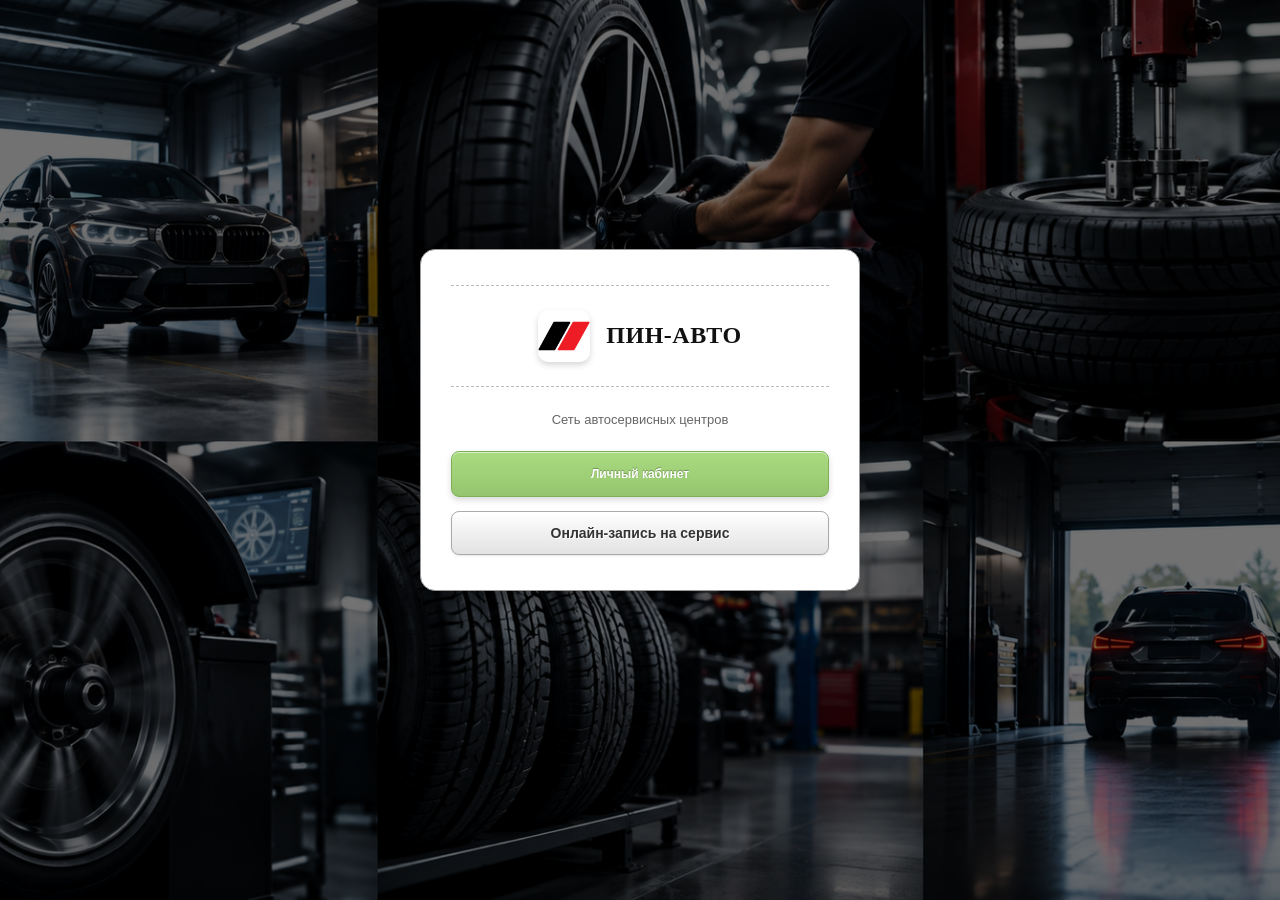
<file: index.html>
<!DOCTYPE html>
<html lang="ru">
<head>
    <meta charset="UTF-8">
    <meta name="viewport" content="width=device-width, initial-scale=1.0">
    <title>Сеть автосервисов ПИН-АВТО</title>
    
    <link rel="icon" type="image/x-icon" href="favicons/favicon.ico">
    <link rel="icon" type="image/png" sizes="16x16" href="favicons/favicon-16x16.png">
    <link rel="icon" type="image/png" sizes="32x32" href="favicons/favicon-32x32.png">
    <link rel="apple-touch-icon" sizes="180x180" href="favicons/apple-touch-icon.png">
    
    <link rel="stylesheet" href="css/main.css">
    <link rel="stylesheet" href="css/pages.css">
</head>
<body>

<div class="login-wrapper">
    <div class="login-card-box">
        
        <!-- Верхний пунктир -->
        <div class="dashed-divider"></div>

        <!-- Центрированная шапка: логотип и название -->
        <div class="brand-header-row">
            <img src="favicons/apple-touch-icon.png" alt="ПИН-АВТО" class="brand-logo-img">
            <span class="brand-title-text">ПИН-АВТО</span>
        </div>

        <!-- Нижний пунктир -->
        <div class="dashed-divider bottom"></div>

        <p class="auth-subtitle" style="margin-bottom: 22px;">Сеть автосервисных центров</p>

        <div style="display: flex; flex-direction: column; gap: 4px;">
            <a href="login.html" class="submit-btn">Личный кабинет</a>
            <a href="guest.html" class="secondary-btn">Онлайн-запись на сервис</a>
        </div>

    </div>
</div>

</body>
</html>
</file>
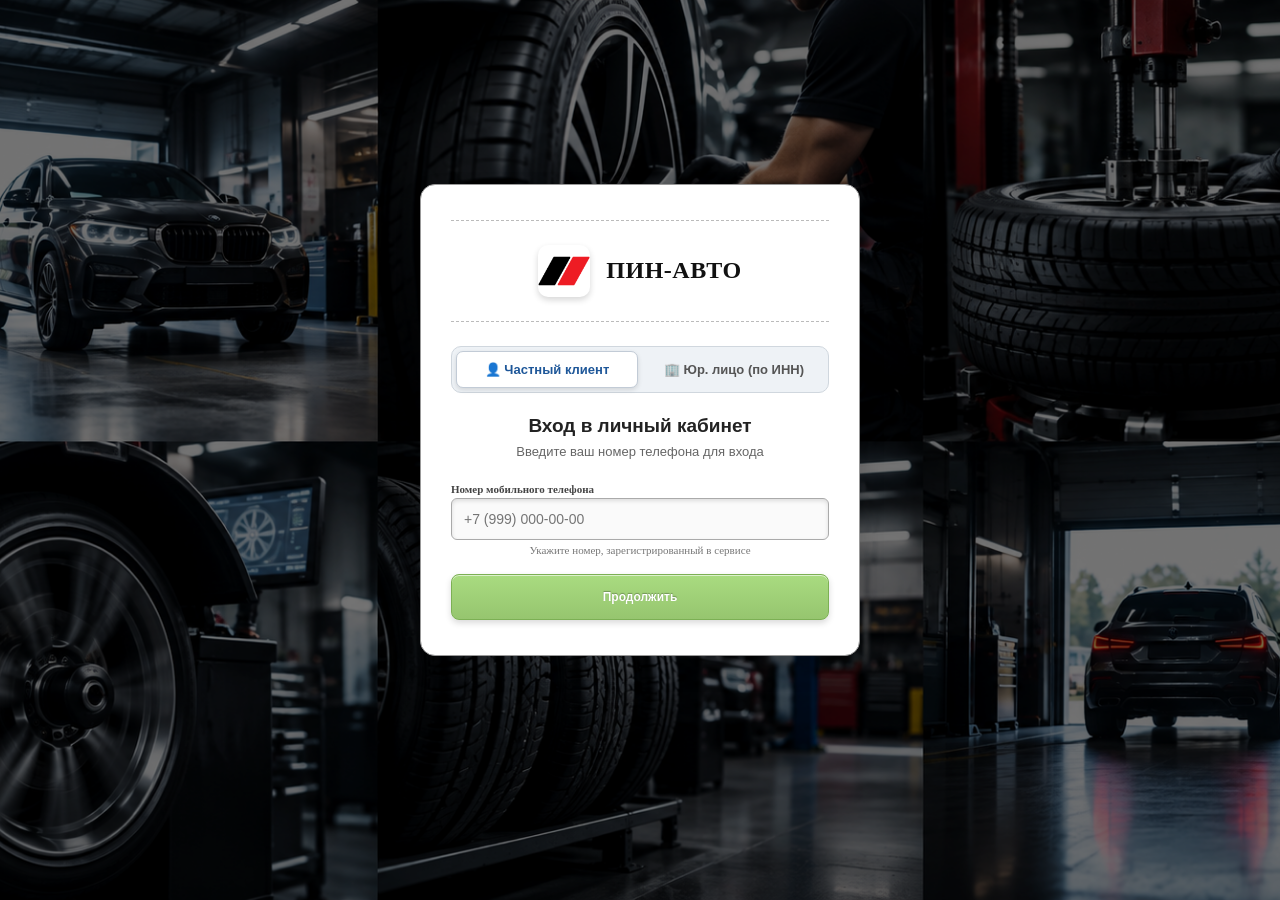
<file: cabinet-b2b.html>
<!DOCTYPE html>
<html lang="ru">
<head>
    <meta charset="UTF-8">
    <meta name="viewport" content="width=device-width, initial-scale=1.0">
    <title>Личный кабинет юр. лица — ПИН-АВТО</title>
    
    <link rel="icon" type="image/x-icon" href="favicons/favicon.ico">
    <link rel="icon" type="image/png" sizes="16x16" href="favicons/favicon-16x16.png">
    <link rel="icon" type="image/png" sizes="32x32" href="favicons/favicon-32x32.png">
    <link rel="apple-touch-icon" sizes="180x180" href="favicons/apple-touch-icon.png">
    
    <!-- Стили B2C -->
    <link rel="stylesheet" href="css/main.css">

    <!-- Клиентский скрипт B2B -->
    <script src="js/cabinet-b2b.js" defer></script>
</head>
<body>

<div class="cabinet-layout-grid">
    <!-- Боковое меню -->
    <aside class="cabinet-sidebar">
        <div class="sidebar-user-block">
            <div class="user-avatar-circle" id="userAvatarInitials">ПА</div>
            <div class="user-info-meta">
                <div class="user-fullname" id="sidebarUserName">Загрузка...</div>
                <a href="javascript:void(0)" onclick="switchTab('settings')" class="user-edit-link">Изменить данные</a>
            </div>
        </div>

        <nav class="sidebar-nav">
            <a href="javascript:void(0)" class="nav-item active" data-tab="main" onclick="switchTab('main')">Главная</a>
            <a href="javascript:void(0)" class="nav-item" data-tab="orders" onclick="switchTab('orders')">Заказ-наряды</a>
            <a href="javascript:void(0)" class="nav-item" data-tab="services" onclick="switchTab('services')">Записаться на сервис</a>
            <a href="javascript:void(0)" class="nav-item" data-tab="garage" onclick="switchTab('garage')">Мой автопарк <span class="badge-count" id="garageBadge">0</span></a>
            
            <a href="javascript:void(0)" class="nav-item" data-tab="storage" onclick="switchTab('storage')">Договоры хранения</a>
            <a href="javascript:void(0)" class="nav-item" data-tab="recommendations" onclick="switchTab('recommendations')">Рекомендации мастера</a>
            <a href="javascript:void(0)" class="nav-item" data-tab="loyalty" onclick="switchTab('loyalty')">Программа лояльности</a>
            <a href="javascript:void(0)" class="nav-item" data-tab="settings" onclick="switchTab('settings')">Реквизиты организации</a>
            <a href="javascript:void(0)" class="nav-item nav-logout" onclick="logoutB2B()">Выйти</a>
        </nav>
    </aside>

    <!-- Основной контент -->
    <main class="cabinet-content-area">
        
        <!-- 1. Вкладка: Главная -->
        <div class="tab-pane active" id="tab-main">
            <h1 class="cabinet-page-title" id="welcomeTitle">Здравствуйте!</h1>
            <p class="cabinet-page-subtitle" id="currentDateSubtitle"></p>

            <div class="quick-banners-grid">
                <div class="quick-banner" onclick="startNewBooking()">
                    <span>Записаться на сервис</span>
                    <div class="qb-icon">
                        <svg width="20" height="20" viewBox="0 0 24 24" fill="none" stroke="#1e5799" stroke-width="2" stroke-linecap="round" stroke-linejoin="round">
                            <path d="M14.7 6.3a1 1 0 0 0 0 1.4l1.6 1.6a1 1 0 0 0 1.4 0l3.77-3.77a6 6 0 0 1-7.94 7.94l-6.91 6.91a2.12 2.12 0 0 1-3-3l6.91-6.91a6 6 0 0 1 7.94-7.94l-3.76 3.76z"></path>
                        </svg>
                    </div>
                </div>
                <div class="quick-banner" onclick="switchTab('garage')">
                    <span>Мой автопарк</span>
                    <div class="qb-icon">
                        <svg width="20" height="20" viewBox="0 0 24 24" fill="none" stroke="#1e5799" stroke-width="2" stroke-linecap="round" stroke-linejoin="round">
                            <rect x="1" y="3" width="15" height="13"></rect>
                            <polygon points="16 8 20 8 23 11 23 16 16 16 8"></polygon>
                            <circle cx="5.5" cy="18.5" r="2.5"></circle>
                            <circle cx="18.5" cy="18.5" r="2.5"></circle>
                        </svg>
                    </div>
                </div>
                <div class="quick-banner" onclick="switchTab('storage')">
                    <span>Договоры хранения</span>
                    <div class="qb-icon">
                        <svg width="20" height="20" viewBox="0 0 24 24" fill="none" stroke="#1e5799" stroke-width="2" stroke-linecap="round" stroke-linejoin="round">
                            <circle cx="12" cy="12" r="9"></circle>
                            <circle cx="12" cy="12" r="3"></circle>
                            <line x1="12" y1="3" x2="12" y2="9"></line>
                            <line x1="12" y1="15" x2="12" y2="21"></line>
                            <line x1="3" y1="12" x2="9" y2="12"></line>
                            <line x1="15" y1="12" x2="21" y2="12"></line>
                        </svg>
                    </div>
                </div>
                <div class="quick-banner" onclick="switchTab('orders')">
                    <span>Заказ-наряды</span>
                    <div class="qb-icon">
                        <svg width="20" height="20" viewBox="0 0 24 24" fill="none" stroke="#1e5799" stroke-width="2" stroke-linecap="round" stroke-linejoin="round">
                            <path d="M14 2H6a2 2 0 0 0-2 2v16a2 2 0 0 0 2 2h12a2 2 0 0 0 2-2V8z"></path>
                            <polyline points="14 2 14 8 20 8"></polyline>
                            <line x1="16" y1="13" x2="8" y2="13"></line>
                            <line x1="16" y1="17" x2="8" y2="17"></line>
                            <polyline points="10 9 9 9 8 9"></polyline>
                        </svg>
                    </div>
                </div>
            </div>

            <div class="dashboard-grid">
                <!-- ПРЕДСТАВИТЕЛИ ОРГАНИЗАЦИИ -->
                <div class="dashboard-card">
                    <div class="card-header-flex">
                        <h3>Представители организации</h3>
                        <a href="javascript:void(0)" onclick="switchTab('settings')" class="card-link-right">Все данные ›</a>
                    </div>
                    <div id="mainRepresentativesContainer">
                        <div class="empty-info-box">Загрузка представителей из CRM...</div>
                    </div>
                </div>

                <div class="dashboard-card" onclick="switchTab('loyalty')" style="cursor: pointer;">
                    <h3>Бонусный баланс</h3>
                    <div style="font-size: 34px; font-weight: 800; color: var(--color-red-bottom); margin-bottom: 6px;" id="mainLoyaltyPoints">0 баллов</div>
                    <p style="font-size: 13.5px; color: var(--color-text-muted); margin: 0 0 16px 0;">1 балл = 1 рубль скидки во всей сети техцентров</p>
                    <button type="button" class="week-btn">Посмотреть условия</button>
                </div>

                <div class="dashboard-card span-2">
                    <div class="card-header-flex">
                        <h3>Автопарк компании</h3>
                        <a href="javascript:void(0)" onclick="switchTab('garage')" class="card-link-right">Все автомобили ›</a>
                    </div>
                    <div id="mainGarageContainer">
                        <div class="empty-info-box">Перейдите во вкладку "Мой автопарк" для просмотра...</div>
                    </div>
                </div>

                <div class="dashboard-card span-2">
                    <div class="card-header-flex">
                        <h3>Мои записи на сервис</h3>
                        <a href="javascript:void(0)" onclick="switchTab('services'); switchServicesSubTab('list');" class="card-link-right">Посмотреть все записи ›</a>
                    </div>
                    <div id="mainServicesPreview">
                        <div class="empty-info-box">Загрузка записей...</div>
                    </div>
                </div>

                <div class="dashboard-card span-2">
                    <div class="card-header-flex">
                        <h3>Мои заказ-наряды</h3>
                        <a href="javascript:void(0)" onclick="switchTab('orders')" class="card-link-right">Посмотреть все заказ-наряды ›</a>
                    </div>
                    <div id="mainOrdersPreview">
                        <div class="empty-info-box">Загрузка заказов...</div>
                    </div>
                </div>
            </div>
        </div>

        <!-- 2. Вкладка: Заказы -->
        <div class="tab-pane" id="tab-orders">
            <h1 class="cabinet-page-title">История сделок и заказ-нарядов</h1>
            <div class="filter-pills-row" id="orderStatusPills">
                <button class="pill-btn active" onclick="filterOrders('all', this)">Все</button>
            </div>
            <div id="ordersListContainer">
                <div class="empty-info-box">Загрузка истории сделок из CRM...</div>
            </div>
            <div id="ordersPaginationContainer" style="margin-top: 20px; display: flex; gap: 6px; justify-content: center; align-items: center; flex-wrap: wrap;"></div>
        </div>

        <!-- 3. Вкладка: Записаться на сервис -->
        <div class="tab-pane" id="tab-services">
            <h1 class="cabinet-page-title">Записаться на сервис</h1>
            
            <div class="filter-pills-row" style="margin-bottom: 20px;">
                <button type="button" class="pill-btn" id="btnSubtabList" onclick="switchServicesSubTab('list')">Мои записи</button>
                <button type="button" class="pill-btn active" id="btnSubtabNew" onclick="switchServicesSubTab('new')">+ Записаться на сервис</button>
            </div>

            <div id="subtabServicesList" class="settings-card" style="display: none;">
                <div class="filter-pills-row">
                    <button class="pill-btn active" onclick="filterServices('all', this)">Все</button>
                    <button class="pill-btn" onclick="filterServices('active', this)">Активные</button>
                    <button class="pill-btn" onclick="filterServices('completed', this)">Выполненные</button>
                    <button class="pill-btn" onclick="filterServices('cancelled', this)">Отмененные</button>
                </div>
                <div id="servicesListContainer">
                    <div class="empty-info-box">Загрузка записей на сервис из календаря...</div>
                </div>
            </div>

            <div id="subtabServicesNew" class="settings-card">
                <h2>Онлайн-запись на сервис ПИН-АВТО</h2>
                
                <form id="cabinetBookingForm" onsubmit="handleCabinetBookingSubmit(event)">
                    <div class="form-group">
                        <label for="bookingCarGarageSelect">Автомобиль для записи:</label>
                        <select id="bookingCarGarageSelect" onchange="handleGarageCarChange()">
                            <option value="">-- Загрузка автопарка... --</option>
                        </select>
                    </div>

                    <div id="manualCarFieldsRow" class="form-row" style="display: none;">
                        <div class="form-group mb-0">
                            <label for="carBrand">Марка автомобиля:</label>
                            <select id="carBrand">
                                <option value="">-- Выберите марку авто --</option>
                            </select>
                        </div>
                        <div class="form-group mb-0">
                            <label for="carPlate">Гос. номер:</label>
                            <input type="text" id="carPlate" placeholder="А777МР77">
                        </div>
                    </div>

                    <div class="form-group" style="margin-top: 22px;">
                        <label for="branchSelect">Выберите филиал обслуживания:</label>
                        <select id="branchSelect" required>
                            <option value="">-- Загрузка филиалов --</option>
                        </select>
                    </div>

                    <div class="form-group">
                        <label>Дата визита:</label>
                        <div style="display: flex; gap: 10px; margin-bottom: 12px; max-width: 420px;">
                            <button type="button" class="week-btn active" id="btnWeekCurrent" onclick="switchWeekTab(0)">Эта неделя</button>
                            <button type="button" class="week-btn" id="btnWeekNext" onclick="switchWeekTab(1)">Следующая неделя</button>
                        </div>
                        <div class="grid-v4" id="grid_v4"></div>
                        <input type="hidden" id="dateSelect" required>
                    </div>

                    <div class="form-group">
                        <label for="postSelect">Выберите пост / услугу:</label>
                        <select id="postSelect" required disabled>
                            <option value="">Сначала выберите филиал и дату</option>
                        </select>
                    </div>

                    <div id="workloadBox" class="workload-box" style="display: none;">
                        <div class="workload-header">
                            <span id="workloadTitle">Загруженность выбранного поста:</span>
                            <span id="workloadPercent">0%</span>
                        </div>
                        <div class="progress-bar-bg">
                            <div id="workloadFill" class="progress-bar-fill"></div>
                        </div>
                    </div>

                    <div class="form-group" id="servicesWrapper" style="display: none;">
                        <label>Выберите работы по категориям:</label>
                        <div id="tabsContainer" class="tabs-container"></div>
                        <div id="tabContentsContainer"></div>
                    </div>

                    <div class="summary-box" id="summaryBox" style="display: none;">
                        <div>Итого времени: <span id="totalTime">0 мин</span></div>
                        <div>Стоимость (оценка): <span id="totalPrice">0 ₽</span></div>
                    </div>

                    <div class="form-group">
                        <label>Доступное время:</label>
                        <div id="slotsContainer" class="slots-grid">
                            <div class="empty-info-box" style="grid-column: 1 / -1;">
                                📌 Выберите филиал, дату и пост обслуживания
                            </div>
                        </div>
                        <input type="hidden" id="selectedTime" name="time" required>
                    </div>

                    <button type="submit" class="submit-btn" id="bookingSubmitBtn">Подтвердить запись</button>
                </form>
                <div id="cabinetBookingMsg" class="message"></div>
            </div>
        </div>

        <!-- 4. Вкладка: Гараж / Автопарк -->
        <div class="tab-pane" id="tab-garage">
            <div class="card-header-flex" style="margin-bottom: 20px;">
                <h1 class="cabinet-page-title" style="margin: 0;">Мой автопарк</h1>
                <button type="button" class="week-btn" style="max-width: 180px;" onclick="openAddCarModal()">+ Добавить авто</button>
            </div>
            
            <div id="fullGarageContainer">
                <div class="empty-info-box">Загрузка автомобилей компании...</div>
            </div>
        </div>

        <!-- 5. Вкладка: Договоры хранения -->
        <div class="tab-pane" id="tab-storage">
            <h1 class="cabinet-page-title">Договоры сезонного хранения шин</h1>
            <p class="cabinet-page-subtitle">Информация об активных договорах ответственного хранения колес и шин</p>
            
            <div id="storageContractContainer">
                <div class="empty-info-box">Загрузка данных договора хранения...</div>
            </div>
        </div>

        <!-- 6. Вкладка: Рекомендации мастера -->
        <div class="tab-pane" id="tab-recommendations">
            <h1 class="cabinet-page-title">Рекомендации мастера</h1>
            <div id="recommendationsContainer">
                <div class="empty-info-box">Загрузка рекомендаций мастера из CRM...</div>
            </div>
        </div>

        <!-- 7. Вкладка: Программа лояльности -->
        <div class="tab-pane" id="tab-loyalty">
            <h1 class="cabinet-page-title">Программа лояльности</h1>
            <div class="dashboard-grid" style="margin-bottom: 20px;">
                <div class="dashboard-card">
                    <h3>Ваш баланс баллов</h3>
                    <div style="font-size: 36px; font-weight: 800; color: var(--color-red-bottom); margin-bottom: 8px;" id="loyaltyPagePoints">0 баллов</div>
                    <p style="font-size: 13.5px; color: var(--color-text-muted); margin: 0;">1 балл = 1 рубль. Оплачивайте до 50% чека на работы и запчасти.</p>
                </div>
                <div class="dashboard-card">
                    <h3>Корпоративные правила</h3>
                    <ul style="margin: 0; padding-left: 20px; font-size: 13.5px; color: #475569; line-height: 1.6;">
                        <li><b>Единый счет автопарка:</b> баллы начисляются по закрытым заказ-нарядам</li>
                        <li><b>Сеть техцентров:</b> единые условия во всех 11 филиалах ПИН-АВТО</li>
                        <li><b>Безналичный расчет:</b> закрывающие документы формируются с учетом скидок</li>
                    </ul>
                </div>
            </div>

            <h3>История операций с кэшбэком</h3>
            <div id="transactionsContainer">
                <div class="empty-info-box">Загрузка истории транзакций...</div>
            </div>
        </div>

        <!-- 8. Вкладка: Реквизиты организации -->
        <div class="tab-pane" id="tab-settings">
            <h1 class="cabinet-page-title">Реквизиты организации</h1>

            <div class="settings-card">
                <h3>Карточка юридического лица в STOCRM</h3>
                <form id="jurProfileForm" onsubmit="handleJurProfileSave(event)">
                    <div class="settings-grid-form">
                        <div class="form-group">
                            <label for="jurCompanyName">Полное наименование организации</label>
                            <input type="text" id="jurCompanyName" placeholder="ООО Компания" required>
                        </div>
                        <div class="form-group">
                            <label for="jurShortName">Краткое наименование</label>
                            <input type="text" id="jurShortName" placeholder="Компания">
                        </div>
                        <div class="form-group">
                            <label for="jurInn">ИНН</label>
                            <input type="text" id="jurInn" readonly>
                        </div>
                        <div class="form-group">
                            <label for="jurKpp">КПП</label>
                            <input type="text" id="jurKpp" placeholder="КПП">
                        </div>
                        <div class="form-group">
                            <label for="jurOgrn">ОГРН</label>
                            <input type="text" id="jurOgrn" placeholder="ОГРН">
                        </div>
                        <div class="form-group">
                            <label for="jurDirector">Руководитель / Генеральный директор</label>
                            <input type="text" id="jurDirector" placeholder="ФИО руководителя">
                        </div>
                        <div class="form-group">
                            <label for="jurContactPerson">Ответственный представитель</label>
                            <input type="text" id="jurContactPerson" placeholder="ФИО представителя">
                        </div>
                        <div class="form-group">
                            <label for="jurCompanyPhone">Телефон для связи</label>
                            <input type="text" id="jurCompanyPhone" placeholder="+7 (...) ...-..--">
                        </div>
                        <div class="form-group">
                            <label for="jurCompanyEmail">Корпоративный E-Mail</label>
                            <input type="text" id="jurCompanyEmail" placeholder="company@mail.ru">
                        </div>
                        <div class="form-group">
                            <label for="jurLegalAddress">Юридический адрес</label>
                            <input type="text" id="jurLegalAddress" placeholder="Индекс, город, улица, дом">
                        </div>
                        <div class="form-group">
                            <label for="jurBankName">Наименование банка</label>
                            <input type="text" id="jurBankName" placeholder="Банк">
                        </div>
                        <div class="form-group">
                            <label for="jurBik">БИК</label>
                            <input type="text" id="jurBik" placeholder="БИК банка">
                        </div>
                        <div class="form-group">
                            <label for="jurRs">Расчетный счет</label>
                            <input type="text" id="jurRs" placeholder="40702810...">
                        </div>
                        <div class="form-group">
                            <label for="jurKs">Корреспондентский счет</label>
                            <input type="text" id="jurKs" placeholder="30101810...">
                        </div>
                    </div>

                    <div style="margin-top: 24px; display: flex; align-items: center; gap: 15px; flex-wrap: wrap;">
                        <button type="submit" class="submit-btn" id="btnSaveJur" style="max-width: 280px;">Сохранить реквизиты</button>
                        <div id="jurSaveMsg" class="message" style="margin: 0; display: none;"></div>
                    </div>
                </form>
            </div>

            <div class="settings-card" style="margin-top: 22px;">
                <h3>Каналы корпоративных уведомлений</h3>
                <div class="checkboxes-row">
                    <label class="checkbox-label"><input type="checkbox" checked> SMS представителю</label>
                    <label class="checkbox-label"><input type="checkbox" checked> Email бухгалтерии</label>
                    <label class="checkbox-label"><input type="checkbox"> WhatsApp</label>
                    <label class="checkbox-label"><input type="checkbox" checked> Telegram</label>
                </div>
            </div>
        </div>

    </main>
</div>

<!-- Модальное окно добавления ТС -->
<div class="modal-overlay" id="addCarModal" onclick="if(event.target===this) closeAddCarModal()">
    <div class="modal-box">
        <div class="modal-header">
            <h3>Добавление автомобиля в автопарк</h3>
            <span class="modal-close" onclick="closeAddCarModal()">&times;</span>
        </div>
        <form id="addCarForm" onsubmit="handleAddCarSubmit(event)">
            <div class="form-group">
                <label for="modalCarPlate">Государственный номер *</label>
                <input type="text" id="modalCarPlate" placeholder="А123АА123" required>
            </div>
            <div class="form-row">
                <div class="form-group mb-0">
                    <label for="modalCarBrand">Марка *</label>
                    <input type="text" id="modalCarBrand" placeholder="Например: Ford" required>
                </div>
                <div class="form-group mb-0">
                    <label for="modalCarModel">Модель *</label>
                    <input type="text" id="modalCarModel" placeholder="Например: Transit" required>
                </div>
            </div>
            <div class="form-row" style="margin-top: 14px;">
                <div class="form-group mb-0">
                    <label for="modalCarVin">VIN / Кузов</label>
                    <input type="text" id="modalCarVin" placeholder="17 знаков">
                </div>
                <div class="form-group mb-0">
                    <label for="modalCarYear">Год выпуска</label>
                    <input type="text" id="modalCarYear" placeholder="2022">
                </div>
            </div>
            <div style="margin-top: 20px;">
                <button type="submit" class="submit-btn" id="btnAddCarSubmit">Зарегистрировать ТС</button>
            </div>
            <div id="addCarMsg" class="message"></div>
        </form>
    </div>
</div>

</body>
</html>
</file>
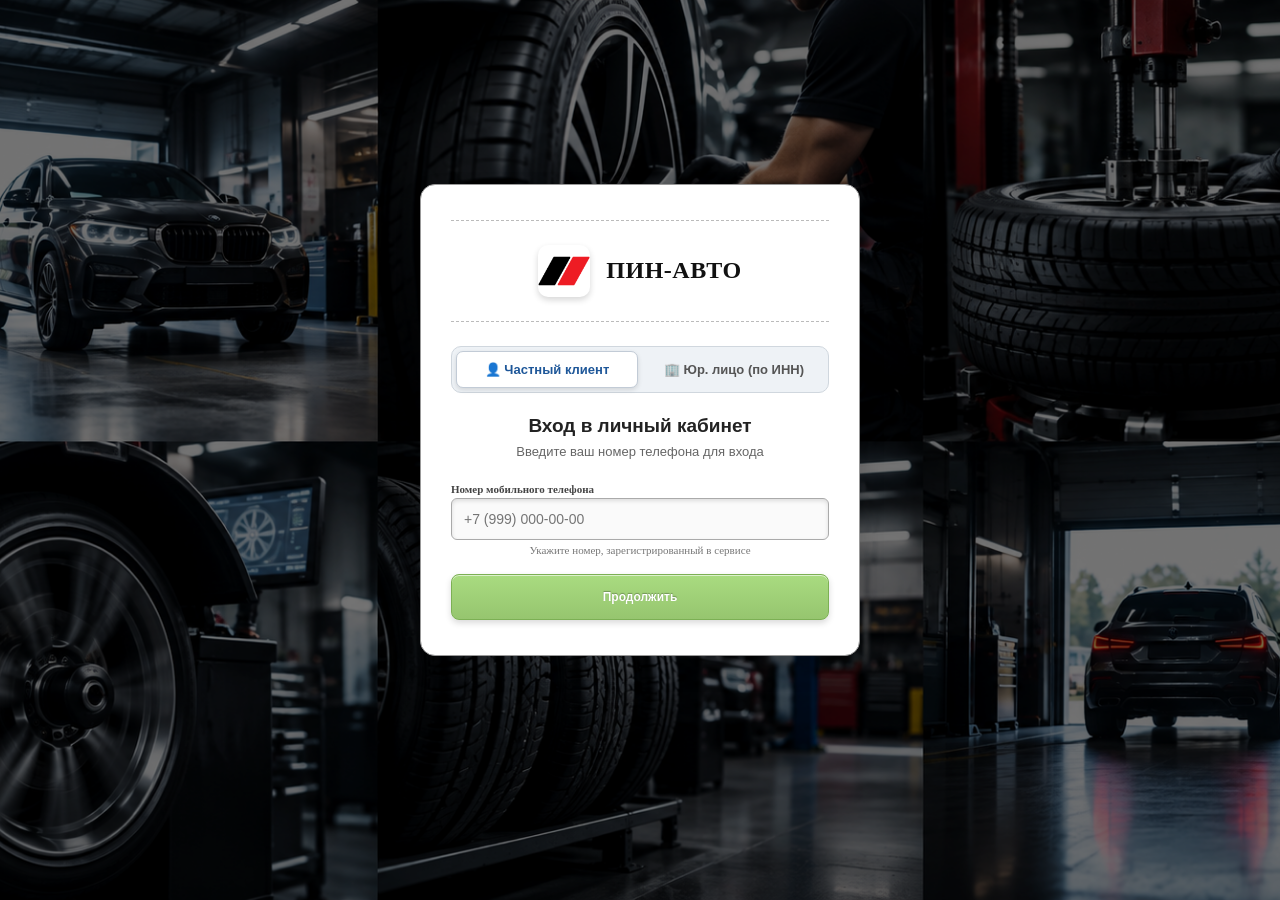
<file: cabinet.html>
<!DOCTYPE html>
<html lang="ru">
<head>
    <meta charset="UTF-8">
    <meta name="viewport" content="width=device-width, initial-scale=1.0">
    <title>Личный кабинет — ПИН-АВТО</title>
    
    <link rel="icon" type="image/x-icon" href="favicons/favicon.ico">
    <link rel="icon" type="image/png" sizes="16x16" href="favicons/favicon-16x16.png">
    <link rel="icon" type="image/png" sizes="32x32" href="favicons/favicon-32x32.png">
    <link rel="apple-touch-icon" sizes="180x180" href="favicons/apple-touch-icon.png">
    
    <!-- Стили -->
    <link rel="stylesheet" href="css/main.css">

    <!-- Модульная архитектура клиентского кабинета ПИН-АВТО -->
    <script src="js/cabinet-core.js" defer></script>
    <script src="js/cabinet-garage.js" defer></script>
    <script src="js/cabinet-orders.js" defer></script>
    <script src="js/cabinet-booking.js" defer></script>
    <script src="js/cabinet-appointments.js" defer></script>
    <script src="js/storage.js" defer></script>
</head>
<body>

<div class="cabinet-layout-grid">
    <!-- Боковое меню -->
    <aside class="cabinet-sidebar">
        <div class="sidebar-user-block">
            <div class="user-avatar-circle" id="userAvatarInitials">ПА</div>
            <div class="user-info-meta">
                <div class="user-fullname" id="sidebarUserName">Загрузка...</div>
                <a href="javascript:void(0)" onclick="switchTab('settings')" class="user-edit-link">Изменить данные</a>
            </div>
        </div>

        <nav class="sidebar-nav">
            <a href="javascript:void(0)" class="nav-item active" data-tab="main" onclick="switchTab('main')">Главная</a>
            <a href="javascript:void(0)" class="nav-item" data-tab="orders" onclick="switchTab('orders')">Заказ-наряды</a>
            <a href="javascript:void(0)" class="nav-item" data-tab="services" onclick="switchTab('services')">Записаться на сервис</a>
            <a href="javascript:void(0)" class="nav-item" data-tab="garage" onclick="switchTab('garage')">Мой гараж <span class="badge-count" id="garageBadge">0</span></a>
            
            <a href="javascript:void(0)" class="nav-item" data-tab="tires" onclick="switchTab('tires')">Подобрать шины</a>
            <a href="javascript:void(0)" class="nav-item" data-tab="wheels" onclick="switchTab('wheels')">Подобрать диски</a>
            <a href="javascript:void(0)" class="nav-item" data-tab="battery" onclick="switchTab('battery')">Подобрать АКБ</a>

            <a href="javascript:void(0)" class="nav-item" data-tab="storage" onclick="switchTab('storage')">Договоры хранения</a>
            <a href="javascript:void(0)" class="nav-item" data-tab="recommendations" onclick="switchTab('recommendations')">Рекомендации мастера</a>
            <a href="javascript:void(0)" class="nav-item" data-tab="loyalty" onclick="switchTab('loyalty')">Программа лояльности</a>
            <a href="javascript:void(0)" class="nav-item" data-tab="promo" onclick="switchTab('promo')">Промокоды</a>
            <a href="javascript:void(0)" class="nav-item" data-tab="settings" onclick="switchTab('settings')">Настройки профиля</a>
            <a href="javascript:void(0)" class="nav-item nav-logout" onclick="logout()">Выйти</a>
        </nav>
    </aside>

    <!-- Основной контент -->
    <main class="cabinet-content-area">
        
        <!-- Вкладка: Главная -->
        <div class="tab-pane active" id="tab-main">
            <h1 class="cabinet-page-title" id="welcomeTitle">Здравствуйте!</h1>
            <p class="cabinet-page-subtitle" id="currentDateSubtitle"></p>

            <div class="quick-banners-grid">
                <div class="quick-banner" onclick="startNewBooking()">
                    <span>Записаться на сервис</span>
                    <div class="qb-icon">
                        <svg width="20" height="20" viewBox="0 0 24 24" fill="none" stroke="#1e5799" stroke-width="2" stroke-linecap="round" stroke-linejoin="round">
                            <path d="M14.7 6.3a1 1 0 0 0 0 1.4l1.6 1.6a1 1 0 0 0 1.4 0l3.77-3.77a6 6 0 0 1-7.94 7.94l-6.91 6.91a2.12 2.12 0 0 1-3-3l6.91-6.91a6 6 0 0 1 7.94-7.94l-3.76 3.76z"></path>
                        </svg>
                    </div>
                </div>
                <div class="quick-banner" onclick="switchTab('tires')">
                    <span>Подобрать шины</span>
                    <div class="qb-icon">
                        <svg width="20" height="20" viewBox="0 0 24 24" fill="none" stroke="#1e5799" stroke-width="2" stroke-linecap="round" stroke-linejoin="round">
                            <circle cx="12" cy="12" r="9"></circle>
                            <circle cx="12" cy="12" r="3"></circle>
                            <line x1="12" y1="3" x2="12" y2="9"></line>
                            <line x1="12" y1="15" x2="12" y2="21"></line>
                            <line x1="3" y1="12" x2="9" y2="12"></line>
                            <line x1="15" y1="12" x2="21" y2="12"></line>
                        </svg>
                    </div>
                </div>
                <div class="quick-banner" onclick="switchTab('wheels')">
                    <span>Подобрать диски</span>
                    <div class="qb-icon">
                        <svg width="20" height="20" viewBox="0 0 24 24" fill="none" stroke="#1e5799" stroke-width="2" stroke-linecap="round" stroke-linejoin="round">
                            <circle cx="12" cy="12" r="9"></circle>
                            <circle cx="12" cy="12" r="4"></circle>
                            <path d="M12 3v5"></path>
                            <path d="M12 16v5"></path>
                            <path d="M3 12h5"></path>
                            <path d="M16 12h5"></path>
                        </svg>
                    </div>
                </div>
                <div class="quick-banner" onclick="switchTab('battery')">
                    <span>Подобрать АКБ</span>
                    <div class="qb-icon">
                        <svg width="20" height="20" viewBox="0 0 24 24" fill="none" stroke="#1e5799" stroke-width="2" stroke-linecap="round" stroke-linejoin="round">
                            <rect x="2" y="7" width="18" height="13" rx="2" ry="2"></rect>
                            <line x1="6" y1="3" x2="6" y2="7"></line>
                            <line x1="16" y1="3" x2="16" y2="7"></line>
                            <line x1="10" y1="11" x2="14" y2="11"></line>
                            <line x1="12" y1="9" x2="12" y2="13"></line>
                        </svg>
                    </div>
                </div>
            </div>

            <div class="dashboard-grid">
                <div class="dashboard-card">
                    <h3>Промокоды</h3>
                    <div class="empty-info-box">
                        <span>ℹ️</span> У вас нет активных промокодов
                    </div>
                </div>

                <div class="dashboard-card" onclick="switchTab('loyalty')" style="cursor: pointer;">
                    <h3>Бонусный баланс</h3>
                    <div style="font-size: 34px; font-weight: 800; color: var(--color-red); margin-bottom: 6px;" id="mainLoyaltyPoints">0 баллов</div>
                    <p style="font-size: 13.5px; color: var(--color-text-muted); margin: 0 0 16px 0;">1 балл = 1 рубль скидки во всей сети автосервисов</p>
                    <button type="button" class="week-btn">Посмотреть историю баллов</button>
                </div>

                <div class="dashboard-card span-2">
                    <div class="card-header-flex">
                        <h3>Мой гараж</h3>
                        <a href="javascript:void(0)" onclick="switchTab('garage')" class="card-link-right">Все автомобили ›</a>
                    </div>
                    <div id="mainGarageContainer">
                        <div class="empty-info-box">Перейдите во вкладку "Мой гараж" для просмотра автомобилей...</div>
                    </div>
                </div>

                <div class="dashboard-card span-2">
                    <div class="card-header-flex">
                        <h3>Мои записи на сервис</h3>
                        <a href="javascript:void(0)" onclick="switchTab('services'); switchServicesSubTab('list');" class="card-link-right">Посмотреть все записи ›</a>
                    </div>
                    <div id="mainServicesPreview">
                        <div class="empty-info-box">Загрузка записей...</div>
                    </div>
                </div>

                <div class="dashboard-card span-2">
                    <div class="card-header-flex">
                        <h3>Мои заказ-наряды</h3>
                        <a href="javascript:void(0)" onclick="switchTab('orders')" class="card-link-right">Посмотреть все заказ-наряды ›</a>
                    </div>
                    <div id="mainOrdersPreview">
                        <div class="empty-info-box">Загрузка заказов...</div>
                    </div>
                </div>
            </div>
        </div>

        <!-- Вкладка: Заказы -->
        <div class="tab-pane" id="tab-orders">
            <h1 class="cabinet-page-title">История сделок и заказ-нарядов</h1>
            <div class="filter-pills-row" id="orderStatusPills">
                <button class="pill-btn active" onclick="filterOrders('all', this)">Все</button>
            </div>
            <div id="ordersListContainer">
                <div class="empty-info-box">Загрузка истории сделок из CRM...</div>
            </div>
            <div id="ordersPaginationContainer" style="margin-top: 20px; display: flex; gap: 6px; justify-content: center; align-items: center; flex-wrap: wrap;"></div>
        </div>

        <!-- Вкладка: Записаться на сервис -->
        <div class="tab-pane" id="tab-services">
            <h1 class="cabinet-page-title">Записаться на сервис</h1>
            
            <div class="filter-pills-row mb-20">
                <button type="button" class="pill-btn" id="btnSubtabList" onclick="switchServicesSubTab('list')">Мои записи</button>
                <button type="button" class="pill-btn active" id="btnSubtabNew" onclick="switchServicesSubTab('new')">+ Записаться на сервис</button>
            </div>

            <div id="subtabServicesList" class="settings-card" style="display: none;">
                <div class="filter-pills-row">
                    <button class="pill-btn active" onclick="filterServices('all', this)">Все</button>
                    <button class="pill-btn" onclick="filterServices('active', this)">Активные</button>
                    <button class="pill-btn" onclick="filterServices('completed', this)">Выполненные</button>
                    <button class="pill-btn" onclick="filterServices('cancelled', this)">Отмененные</button>
                </div>
                <div id="servicesListContainer">
                    <div class="empty-info-box">Загрузка записей на сервис из календаря...</div>
                </div>
            </div>

            <div id="subtabServicesNew" class="settings-card">
                <h2>Онлайн-запись на сервис ПИН-АВТО</h2>
                
                <form id="cabinetBookingForm" onsubmit="handleCabinetBookingSubmit(event)">
                    <div class="form-group">
                        <label for="bookingCarGarageSelect">Автомобиль для записи:</label>
                        <select id="bookingCarGarageSelect" onchange="handleGarageCarChange()">
                            <option value="">-- Загрузка гаража... --</option>
                        </select>
                    </div>

                    <div id="manualCarFieldsRow" class="form-row" style="display: none;">
                        <div class="form-group mb-0">
                            <label for="carBrand">Марка автомобиля:</label>
                            <select id="carBrand">
                                <option value="">-- Выберите марку авто --</option>
                            </select>
                        </div>
                        <div class="form-group mb-0">
                            <label for="carPlate">Гос. номер:</label>
                            <input type="text" id="carPlate" placeholder="А777МР77">
                        </div>
                    </div>

                    <div class="form-group mt-22">
                        <label for="branchSelect">Выберите филиал обслуживания:</label>
                        <select id="branchSelect" required>
                            <option value="">-- Загрузка филиалов --</option>
                        </select>
                    </div>

                    <div class="form-group">
                        <label>Дата визита:</label>
                        <div style="display: flex; gap: 10px; margin-bottom: 12px; max-width: 420px;">
                            <button type="button" class="week-btn active" id="btnWeekCurrent" onclick="switchWeekTab(0)">Эта неделя</button>
                            <button type="button" class="week-btn" id="btnWeekNext" onclick="switchWeekTab(1)">Следующая неделя</button>
                        </div>
                        <div class="grid-v4" id="grid_v4"></div>
                        <input type="hidden" id="dateSelect" required>
                    </div>

                    <div class="form-group">
                        <label for="postSelect">Выберите пост / услугу:</label>
                        <select id="postSelect" required disabled>
                            <option value="">Сначала выберите филиал и дату</option>
                        </select>
                    </div>

                    <div id="workloadBox" class="workload-box" style="display: none;">
                        <div class="workload-header">
                            <span id="workloadTitle">Загруженность выбранного поста:</span>
                            <span id="workloadPercent">0%</span>
                        </div>
                        <div class="progress-bar-bg">
                            <div id="workloadFill" class="progress-bar-fill"></div>
                        </div>
                    </div>

                    <div class="form-group" id="servicesWrapper" style="display: none;">
                        <label>Выберите работы по категориям:</label>
                        <div id="tabsContainer" class="tabs-container"></div>
                        <div id="tabContentsContainer"></div>
                    </div>

                    <div class="summary-box" id="summaryBox" style="display: none;">
                        <div>Итого времени: <span id="totalTime">0 мин</span></div>
                        <div>Стоимость (оценка): <span id="totalPrice">0 ₽</span></div>
                    </div>

                    <div class="form-group">
                        <label>Доступное время:</label>
                        <div id="slotsContainer" class="slots-grid">
                            <div class="empty-info-box" style="grid-column: 1 / -1;">
                                📌 Выберите филиал, дату и пост обслуживания
                            </div>
                        </div>
                        <input type="hidden" id="selectedTime" name="time" required>
                    </div>

                    <button type="submit" class="submit-btn" id="bookingSubmitBtn">Подтвердить запись</button>
                </form>
                <div id="cabinetBookingMsg" class="message"></div>
            </div>
        </div>

        <!-- Вкладка: Гараж -->
        <div class="tab-pane" id="tab-garage">
            <div class="card-header-flex mb-20">
                <h1 class="cabinet-page-title" style="margin: 0;">Гараж</h1>
                <button type="button" class="week-btn" style="max-width: 180px;" onclick="alert('Для добавления автомобиля обратитесь к мастеру-приемщику в филиале')">+ Добавить авто</button>
            </div>
            
            <div id="fullGarageContainer">
                <div class="empty-info-box">Загрузка автомобилей из гаража...</div>
            </div>
        </div>

        <!-- Вкладка: Подобрать шины -->
        <div class="tab-pane" id="tab-tires">
            <h1 class="cabinet-page-title">Подбор шин по автомобилю</h1>
            <p class="cabinet-page-subtitle">Выберите автомобиль для просмотра рекомендованных размеров</p>

            <div id="tiresCarSelector"></div>

            <div class="catalog-specs-box" id="tiresSpecsBox" style="display: none;"></div>

            <div class="filter-pills-row mb-20" id="tiresFilters" style="display: none;">
                <button type="button" class="pill-btn active">☀️ Летние</button>
                <button type="button" class="pill-btn">❄️ Зимние нешипованные</button>
                <button type="button" class="pill-btn">🧊 Зимние шипованные</button>
            </div>

            <div class="product-grid" id="tiresProductGrid">
                <div class="empty-info-box" style="grid-column: 1 / -1;">Выберите автомобиль для подбора шин.</div>
            </div>
        </div>

        <!-- Вкладка: Подобрать диски -->
        <div class="tab-pane" id="tab-wheels">
            <h1 class="cabinet-page-title">Подбор дисков по автомобилю</h1>
            <p class="cabinet-page-subtitle">Выберите автомобиль для просмотра параметров вылета и разболтовки</p>

            <div id="wheelsCarSelector"></div>

            <div class="catalog-specs-box" id="wheelsSpecsBox" style="display: none;"></div>

            <div class="filter-pills-row mb-20" id="wheelsFilters" style="display: none;">
                <button type="button" class="pill-btn active">Все</button>
                <button type="button" class="pill-btn">Литые</button>
                <button type="button" class="pill-btn">Штампованные</button>
            </div>

            <div class="product-grid" id="wheelsProductGrid">
                <div class="empty-info-box" style="grid-column: 1 / -1;">Выберите автомобиль для подбора дисков.</div>
            </div>
        </div>

        <!-- Вкладка: Подобрать АКБ -->
        <div class="tab-pane" id="tab-battery">
            <h1 class="cabinet-page-title">Подбор аккумулятора</h1>
            <p class="cabinet-page-subtitle">Подбор по VIN-коду через базу Rossko</p>

            <div id="batteryCarSelector"></div>

            <div class="catalog-specs-box" id="batterySpecsBox" style="display: none;"></div>

            <div class="filter-pills-row mb-20" id="batteryFilters" style="display: none;">
                <button type="button" class="pill-btn active">Рекомендованные Rossko</button>
            </div>

            <div class="product-grid" id="batteryProductGrid">
                <div class="empty-info-box" style="grid-column: 1 / -1;">Выберите автомобиль для подбора АКБ.</div>
            </div>
        </div>

        <!-- Вкладка: Договоры хранения -->
        <div class="tab-pane" id="tab-storage">
            <h1 class="cabinet-page-title">Договоры сезонного хранения шин</h1>
            <p class="cabinet-page-subtitle">Информация об активных договорах ответственного хранения колес и шин</p>
            
            <div id="storageContractContainer">
                <div class="empty-info-box">Загрузка данных договора хранения...</div>
            </div>
        </div>

        <!-- Вкладка: Рекомендации мастера -->
        <div class="tab-pane" id="tab-recommendations">
            <h1 class="cabinet-page-title">Рекомендации мастера</h1>
            <div id="recommendationsContainer">
                <div class="empty-info-box">Загрузка рекомендаций мастера из CRM...</div>
            </div>
        </div>

        <!-- Вкладка: Программа лояльности -->
        <div class="tab-pane" id="tab-loyalty">
            <h1 class="cabinet-page-title">Программа лояльности</h1>
            <div class="dashboard-grid mb-20">
                <div class="dashboard-card">
                    <h3>Ваш баланс баллов</h3>
                    <div style="font-size: 36px; font-weight: 800; color: var(--color-red); margin-bottom: 8px;" id="loyaltyPagePoints">0 баллов</div>
                    <p style="font-size: 13.5px; color: var(--color-text-muted); margin: 0;">1 балл = 1 рубль. Оплачивайте до 50% чека на работы и запчасти.</p>
                </div>
                <div class="dashboard-card">
                    <h3>Правила начисления</h3>
                    <ul style="margin: 0; padding-left: 20px; font-size: 13.5px; color: #475569; line-height: 1.6;">
                        <li><b>Кэшбэк за визит:</b> начисляется сразу после закрытия заказ-наряда</li>
                        <li><b>Единый счет:</b> действует во всех 11 филиалах сети ПИН-АВТО</li>
                        <li><b>Без ограничений:</b> выбирайте сами, когда списывать накопленные баллы</li>
                    </ul>
                </div>
            </div>

            <h3>История операций с кэшбэком</h3>
            <div id="transactionsContainer">
                <div class="empty-info-box">Загрузка истории транзакций...</div>
            </div>
        </div>

        <!-- Вкладка: Промокоды -->
        <div class="tab-pane" id="tab-promo">
            <h1 class="cabinet-page-title">Промокоды</h1>
            <div class="dashboard-card">
                <div class="empty-info-box">
                    <span>ℹ️</span> У вас нет активных промокодов
                </div>
            </div>
        </div>

        <!-- Вкладка: Настройки профиля (Только персональные данные физлица) -->
        <div class="tab-pane" id="tab-settings">
            <h1 class="cabinet-page-title">Настройки профиля</h1>

            <div class="settings-card">
                <h3>Личные данные клиента</h3>
                <form id="physProfileForm" onsubmit="handlePhysProfileSave(event)">
                    <div class="settings-grid-form">
                        <div class="form-group">
                            <label for="settingsLastName">Фамилия</label>
                            <input type="text" id="settingsLastName" placeholder="Фамилия">
                        </div>
                        <div class="form-group">
                            <label for="settingsFirstName">Имя *</label>
                            <input type="text" id="settingsFirstName" placeholder="Имя" required>
                        </div>
                        <div class="form-group">
                            <label for="settingsMiddleName">Отчество</label>
                            <input type="text" id="settingsMiddleName" placeholder="Отчество">
                        </div>
                        <div class="form-group">
                            <label for="settingsGender">Пол</label>
                            <select id="settingsGender">
                                <option value="M">Мужской</option>
                                <option value="F">Женский</option>
                            </select>
                        </div>
                        <div class="form-group">
                            <label for="settingsPhoneInput">Телефон (логин, защищен)</label>
                            <input type="text" id="settingsPhoneInput" readonly>
                        </div>
                        <div class="form-group">
                            <label for="settingsEmailInput">Электронная почта (E-Mail)</label>
                            <input type="text" id="settingsEmailInput" placeholder="1@1.ru">
                        </div>
                        <div class="form-group">
                            <label for="settingsBirthdayInput">Дата рождения</label>
                            <input type="date" id="settingsBirthdayInput">
                        </div>
                        <div class="form-group">
                            <label for="settingsCityInput">Город</label>
                            <input type="text" id="settingsCityInput" placeholder="Введите название города">
                        </div>
                        <div class="form-group">
                            <label for="settingsAddressInput">Почтовый адрес</label>
                            <input type="text" id="settingsAddressInput" placeholder="Улица, дом, квартира">
                        </div>
                        <div class="form-group">
                            <label for="settingsSiteInput">Веб-сайт / Блог</label>
                            <input type="text" id="settingsSiteInput" placeholder="https://pin-avto.ru">
                        </div>
                        <div class="form-group">
                            <label for="settingsDiscountCardInput">Дисконтная карта №</label>
                            <input type="text" id="settingsDiscountCardInput" readonly placeholder="Не привязана">
                        </div>
                        <div class="form-group">
                            <label for="settingsSegmentInput">Категория / Сегмент</label>
                            <input type="text" id="settingsSegmentInput" readonly placeholder="Обратитесь к менеджеру">
                        </div>
                    </div>

                    <div style="margin-top: 24px; display: flex; align-items: center; gap: 15px; flex-wrap: wrap;">
                        <button type="submit" class="submit-btn" id="btnSavePhys" style="max-width: 280px;">Сохранить изменения</button>
                        <div id="physSaveMsg" class="message" style="margin: 0; display: none;"></div>
                    </div>
                </form>
            </div>

            <!-- Блок настроек уведомлений -->
            <div class="settings-card" style="margin-top: 22px;">
                <h3>Каналы уведомлений</h3>
                <div class="checkboxes-row">
                    <label class="checkbox-label"><input type="checkbox" checked> SMS</label>
                    <label class="checkbox-label"><input type="checkbox" checked> Email</label>
                    <label class="checkbox-label"><input type="checkbox"> WhatsApp</label>
                    <label class="checkbox-label"><input type="checkbox" checked> Telegram</label>
                </div>
            </div>
        </div>

    </main>
</div>

</body>
</html>
</file>
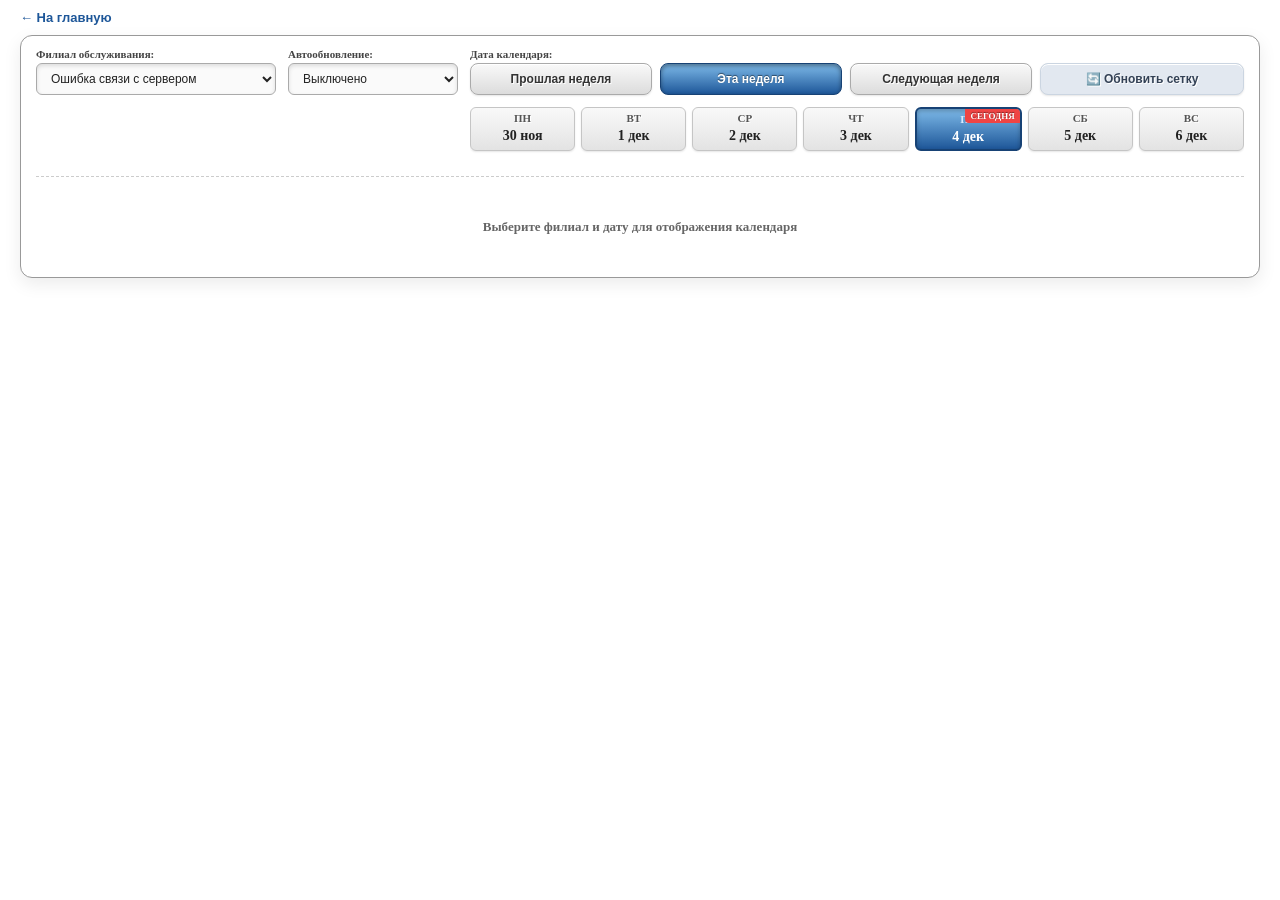
<file: calendar.html>
<!DOCTYPE html>
<html lang="ru">
<head>
    <meta charset="UTF-8">
    <meta name="viewport" content="width=device-width, initial-scale=1.0">
    <title>Оперативный календарь сервиса — ПИН-АВТО</title>
    
    <link rel="icon" type="image/x-icon" href="favicons/favicon.ico">
    <link rel="stylesheet" href="css/main.css">
</head>
<body style="padding: 10px !important;">

<div class="calendar-page-wrapper">
    
    <!-- КОМПАКТНАЯ ШАПКА -->
    <div class="card-header-flex" style="display: flex; justify-content: space-between; align-items: center; margin-bottom: 10px;">
        <p class="cabinet-page-subtitle" style="display: none;">Полная информация по записям, постам и связанным сделкам STOCRM</p>
        <a href="index.html" class="btn-link" style="font-size: 13px; font-weight: bold; text-decoration: none; color: #1e5799;">← На главную</a>
    </div>

    <div class="calendar-container" style="padding: 12px 15px !important;">
        
        <!-- СТРОКА ФИЛЬТРОВ (Выровнена по верхнему краю) -->
        <div class="calendar-filters-row" style="display: flex; align-items: flex-start; gap: 20px; margin-bottom: 12px; padding-bottom: 12px; border-bottom: 1px dashed #cccccc;">
            
            <!-- Блок 1: Филиал -->
            <div style="min-width: 240px;">
                <label for="branchSelect" style="display: block; margin-bottom: 6px; font-size: 11px; color: #444;">Филиал обслуживания:</label>
                <select id="branchSelect" class="auth-input-field" style="width: 100%; height: 32px !important; padding: 2px 10px !important; font-size: 12px !important;">
                    <option value="">-- Загрузка филиалов... --</option>
                </select>
            </div>
            
            <!-- Блок 2: Автообновление + ТАЙМЕР СНИЗУ -->
            <div style="min-width: 170px;">
                <label for="refreshSelect" style="display: block; margin-bottom: 6px; font-size: 11px; color: #444;">Автообновление:</label>
                <select id="refreshSelect" style="width: 100%; height: 32px !important; padding: 2px 10px !important; font-size: 12px !important; margin-bottom: 4px;">
                    <option value="0">Выключено</option>
                    <option value="60000">Каждую 1 мин</option>
                    <option value="180000">Каждые 3 мин</option>
                    <option value="300000">Каждые 5 мин</option>
                </select>
                
                <!-- Цифровые зеленые часы без черного фона -->
                <div id="lightTimerContainer" style="display: none; text-align: center; margin-top: 6px;">
                    <span style="font-size: 10px; color: #64748b; vertical-align: middle; margin-right: 4px; text-transform: uppercase;">Обновление через:</span>
                    <span id="lightTimerDisplay" style="font-family: 'Courier New', monospace; font-size: 16px; font-weight: 900; color: #10b981; text-shadow: 0 0 2px rgba(16, 185, 129, 0.4); vertical-align: middle; letter-spacing: 1px;">00:00</span>
                </div>
            </div>

            <!-- Блок 3: Выбор дат -->
            <div style="flex: 1;">
                <label style="display: block; margin-bottom: 6px; font-size: 11px; color: #444;">Дата календаря:</label>
                <!-- Кнопки недель -->
                <div style="display: flex; gap: 8px; margin-bottom: 12px;">
                    <button type="button" class="week-btn" id="btnWeekPrev" onclick="switchWeekTab(-1)" style="flex: 1; height: 32px !important; padding: 0 5px !important; font-size: 12px !important;">Прошлая неделя</button>
                    <button type="button" class="week-btn active" id="btnWeekCurrent" onclick="switchWeekTab(0)" style="flex: 1; height: 32px !important; padding: 0 5px !important; font-size: 12px !important;">Эта неделя</button>
                    <button type="button" class="week-btn" id="btnWeekNext" onclick="switchWeekTab(1)" style="flex: 1; height: 32px !important; padding: 0 5px !important; font-size: 12px !important;">Следующая неделя</button>
                    <button type="button" class="week-btn" onclick="loadTimelineGrid(false)" style="height: 32px !important; padding: 0 16px !important; font-size: 12px !important; background: #e2e8f0; border-color: #cbd5e1; color: #334155;">🔄 Обновить сетку</button>
                </div>
                <!-- Сетка дней -->
                <div class="grid-v4" id="grid_v4" style="display: flex; gap: 6px; margin-bottom: 10px; margin-top: 10px"></div>
                <input type="hidden" id="dateSelect" value="">
            </div>
            
        </div>

        <div id="timelineContainer">
            <div style="text-align: center; padding: 30px; color: #666; font-size: 13px; font-weight: bold;">Выберите филиал и дату для отображения календаря</div>
        </div>

    </div>
</div>

<!-- Модальное окно -->
<div id="eventModal" class="modal-overlay" onclick="closeEventModal(event)">
    <div class="modal-box" onclick="event.stopPropagation()">
        <div class="card-header-flex" style="border-bottom: 1px solid #e2e8f0; padding-bottom: 10px; margin-bottom: 15px; display: flex; justify-content: space-between; align-items: center;">
            <h3 style="margin: 0; font-size: 17px;">Детали записи в календаре</h3>
            <span class="modal-close" onclick="closeEventModal()" style="font-size: 24px; line-height: 1; cursor: pointer; color: #64748b;">&times;</span>
        </div>
        
        <div id="modalLoading" style="text-align: center; padding: 30px; font-weight: bold; color: #1e5799; display: none;">
            Загрузка полной информации из STOCRM...
        </div>

        <div id="modalContent" style="display: none;"></div>
    </div>
</div>

<script src="js/calendar.js" defer></script>
</body>
</html>
</file>
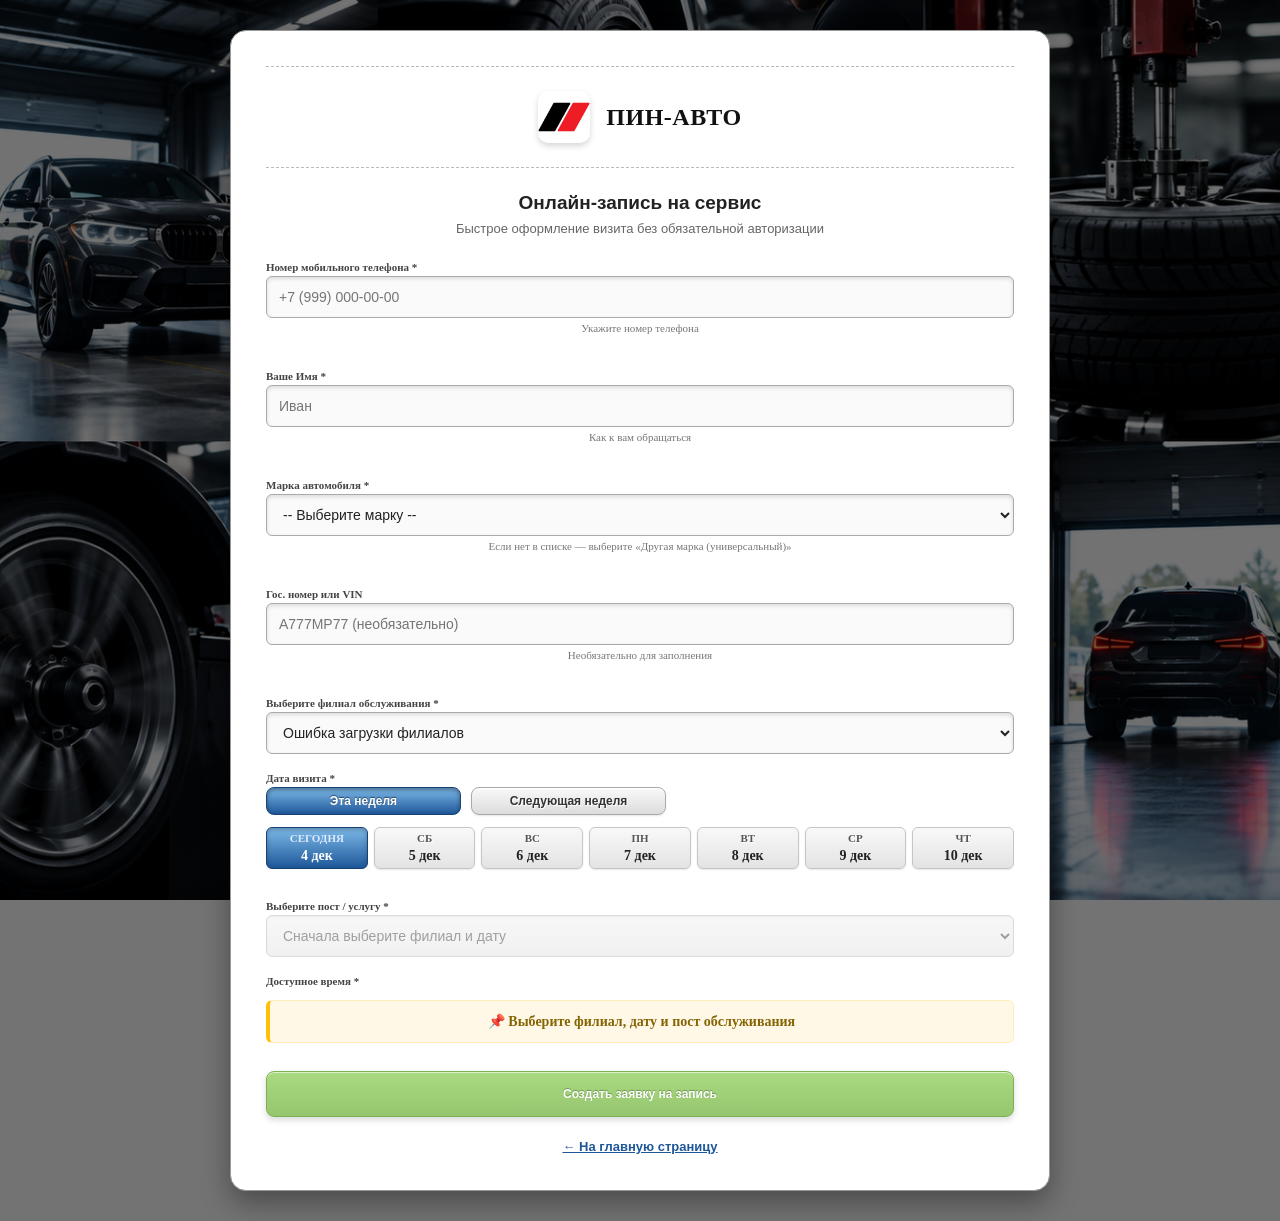
<file: guest.html>
<!DOCTYPE html>
<html lang="ru">
<head>
    <meta charset="UTF-8">
    <meta name="viewport" content="width=device-width, initial-scale=1.0">
    <title>Онлайн-запись на сервис — ПИН-АВТО</title>
    
    <link rel="icon" type="image/x-icon" href="favicons/favicon.ico">
    <link rel="icon" type="image/png" sizes="16x16" href="favicons/favicon-16x16.png">
    <link rel="icon" type="image/png" sizes="32x32" href="favicons/favicon-32x32.png">
    <link rel="apple-touch-icon" sizes="180x180" href="favicons/apple-touch-icon.png">
    
    <link rel="stylesheet" href="css/main.css">
    <link rel="stylesheet" href="css/pages.css">
    <script src="js/guest.js" defer></script>
</head>
<body>

<div class="guest-page-wrapper">
    <div class="guest-card">
        
        <div class="dashed-divider"></div>
        <div class="brand-header-row" style="margin-bottom: 0;">
            <img src="favicons/apple-touch-icon.png" alt="ПИН-АВТО" class="brand-logo-img">
            <span class="brand-title-text">ПИН-АВТО</span>
        </div>
        <div class="dashed-divider bottom"></div>

        <h1 class="auth-title">Онлайн-запись на сервис</h1>
        <p class="auth-subtitle">Быстрое оформление визита без обязательной авторизации</p>

        <form id="guestBookingForm" onsubmit="handleGuestBookingSubmit(event)">
            
            <div class="form-row">
                <div class="form-group">
                    <label for="guestPhone">Номер мобильного телефона *</label>
                    <input type="tel" 
                           id="guestPhone" 
                           class="auth-input-field" 
                           placeholder="+7 (999) 000-00-00" 
                           autocomplete="tel" 
                           inputmode="numeric" 
                           required>
                    <span id="phoneCheckHint" class="field-hint">Укажите номер телефона</span>
                </div>
                <div class="form-group">
                    <label for="guestName">Ваше Имя *</label>
                    <input type="text" 
                           id="guestName" 
                           class="auth-input-field" 
                           placeholder="Иван" 
                           required>
                    <span class="field-hint">Как к вам обращаться</span>
                </div>
            </div>

            <!-- БЛОК ВЫБОРА АВТОМОБИЛЯ ИЗ ГАРАЖА КЛИЕНТА -->
            <div id="clientCarsContainer" class="form-group" style="display: none; background: #f8fafc; padding: 15px; border-radius: 8px; border: 1px solid #cbd5e1; margin-bottom: 15px;">
                <label for="clientCarSelect" style="font-weight: bold; color: #1e5799; display: block; margin-bottom: 6px;">🚗 Автомобиль из базы сервиса *</label>
                <select id="clientCarSelect" class="auth-input-field" onchange="onClientCarSelected(this)">
                    <option value="">-- Выберите автомобиль --</option>
                    <option value="new">➕ Указать другой / новый автомобиль</option>
                </select>
                <span class="field-hint" style="display: block; margin-top: 5px; color: #15803d;">Найдены автомобили в вашей истории визитов</span>
                <input type="hidden" id="selectedCarProfileId" name="car_profile_id" value="">
            </div>

            <div class="form-row">
                <div class="form-group">
                    <label for="carBrandSelect">Марка автомобиля *</label>
                    <select id="carBrandSelect" class="auth-input-field" required>
                        <option value="">-- Выберите марку --</option>
                    </select>
                    <span class="field-hint">Если нет в списке — выберите «Другая марка (универсальный)»</span>
                </div>
                <div class="form-group">
                    <label for="carPlateInput">Гос. номер или VIN</label>
                    <input type="text" 
                           id="carPlateInput" 
                           class="auth-input-field" 
                           placeholder="А777МР77 (необязательно)">
                    <span class="field-hint">Необязательно для заполнения</span>
                </div>
            </div>

            <div id="customBrandRow" class="form-group" style="display: none;">
                <label for="customBrandInput">Уточнение марки и модели авто:</label>
                <input type="text" 
                       id="customBrandInput" 
                       class="auth-input-field" 
                       placeholder="Например: Haval Jolion, Geely Monjaro (необязательно)">
                <span class="field-hint">Можете указать модель своими словами для мастера-приемщика</span>
            </div>

            <div class="form-group">
                <label for="branchSelect">Выберите филиал обслуживания *</label>
                <select id="branchSelect" class="auth-input-field" required>
                    <option value="">-- Загрузка филиалов... --</option>
                </select>
            </div>

            <div class="form-group">
                <label>Дата визита *</label>
                <div style="display: flex; gap: 10px; margin-bottom: 12px; max-width: 400px;">
                    <button type="button" class="week-btn active" id="btnWeekCurrent" onclick="switchWeekTab(0)">Эта неделя</button>
                    <button type="button" class="week-btn" id="btnWeekNext" onclick="switchWeekTab(1)">Следующая неделя</button>
                </div>
                <div class="grid-v4" id="grid_v4"></div>
                <input type="hidden" id="dateSelect" required>
            </div>

            <div class="form-group">
                <label for="postSelect">Выберите пост / услугу *</label>
                <select id="postSelect" class="auth-input-field" required disabled>
                    <option value="">Сначала выберите филиал и дату</option>
                </select>
            </div>

            <div id="workloadBox" class="workload-box" style="display: none;">
                <div class="workload-header">
                    <span id="workloadTitle">Загруженность выбранного поста:</span>
                    <span id="workloadPercent">0%</span>
                </div>
                <div class="progress-bar-bg" style="width: 100%; height: 10px; background: #e2e8f0; border-radius: 5px; overflow: hidden;">
                    <div id="workloadFill" class="progress-bar-fill" style="height: 100%; width: 0%; background: #e30613; transition: width 0.3s;"></div>
                </div>
            </div>

            <div class="form-group" id="servicesWrapper" style="display: none;">
                <label>Выберите работы по категориям:</label>
                <div id="tabsContainer" class="tabs-container"></div>
                <div id="tabContentsContainer"></div>
            </div>

            <div class="summary-box" id="summaryBox" style="display: none;">
                <div>Итого времени: <span id="totalTime">0 мин</span></div>
                <div>Стоимость (оценка): <span id="totalPrice">0 ₽</span></div>
            </div>

            <div class="form-group">
                <label>Доступное время *</label>
                <div id="slotsContainer" class="slots-grid">
                    <div class="slots-empty-notice" style="grid-column: 1 / -1;">
                        📌 Выберите филиал, дату и пост обслуживания
                    </div>
                </div>
                <input type="hidden" id="selectedTime" name="time" required>
            </div>

            <button type="submit" class="submit-btn" id="bookingSubmitBtn" style="margin-top: 10px;">Создать заявку на запись</button>
        </form>

        <div id="guestBookingMsg" class="message"></div>
        
        <div style="text-align: center; margin-top: 20px;">
            <a href="index.html" class="btn-link" style="font-size: 13px;">← На главную страницу</a>
        </div>

    </div>
</div>

</body>
</html>
</file>
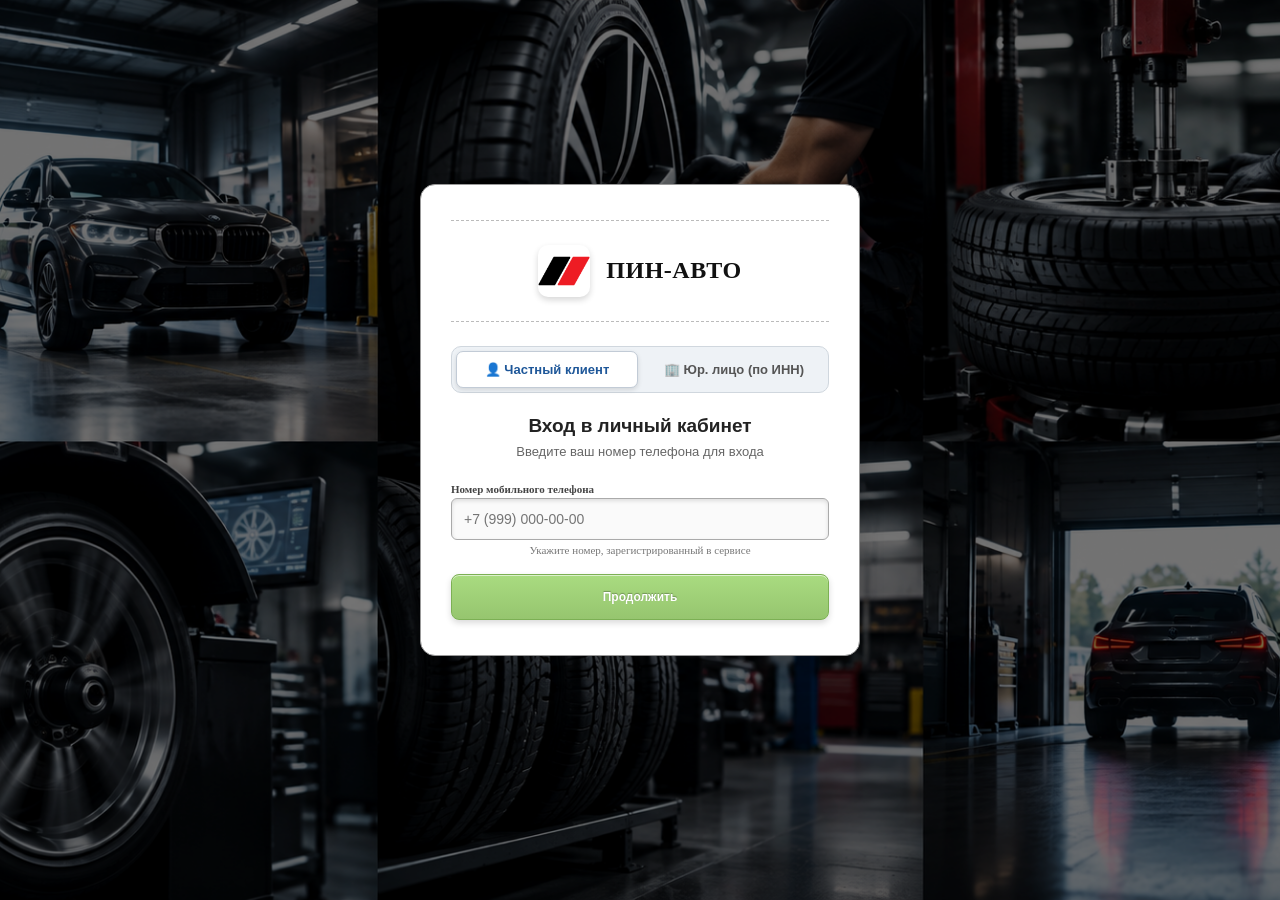
<file: login.html>
<!DOCTYPE html>
<html lang="ru">
<head>
    <meta charset="UTF-8">
    <meta name="viewport" content="width=device-width, initial-scale=1.0">
    <title>Вход в личный кабинет — ПИН-АВТО</title>
    
    <link rel="icon" type="image/x-icon" href="favicons/favicon.ico">
    <link rel="icon" type="image/png" sizes="16x16" href="favicons/favicon-16x16.png">
    <link rel="icon" type="image/png" sizes="32x32" href="favicons/favicon-32x32.png">
    <link rel="apple-touch-icon" sizes="180x180" href="favicons/apple-touch-icon.png">
    
    <link rel="stylesheet" href="css/main.css">
    <link rel="stylesheet" href="css/pages.css">
    <script src="js/login.js" defer></script>
</head>
<body>

<div class="login-wrapper">
    <div class="login-card-box">
        
        <!-- Верхний пунктир -->
        <div class="dashed-divider"></div>

        <!-- Центрированная шапка: логотип и название -->
        <div class="brand-header-row">
            <img src="favicons/apple-touch-icon.png" alt="ПИН-АВТО" class="brand-logo-img">
            <span class="brand-title-text">ПИН-АВТО</span>
        </div>

        <!-- Нижний пунктир -->
        <div class="dashed-divider bottom"></div>

        <!-- ================= ЭТАП 1: ВЫБОР РОЛИ И ИДЕНТИФИКАЦИЯ ================= -->
        <div id="stepPhone">
            <!-- Переключатель роли клиента -->
            <div class="auth-tabs-row" id="authRoleTabs">
                <button type="button" class="auth-tab-btn active" id="tabBtnB2C" onclick="switchAuthRole('b2c')">👤 Частный клиент</button>
                <button type="button" class="auth-tab-btn" id="tabBtnB2B" onclick="switchAuthRole('b2b')">🏢 Юр. лицо (по ИНН)</button>
            </div>

            <!-- Вкладка: Частный клиент (B2C) -->
            <div id="paneB2C" class="auth-tab-pane active">
                <h1 class="auth-title">Вход в личный кабинет</h1>
                <p class="auth-subtitle">Введите ваш номер телефона для входа</p>

                <form id="phoneForm" onsubmit="handlePhoneSubmit(event)">
                    <div class="form-group">
                        <label for="identifier">Номер мобильного телефона</label>
                        <input type="tel" 
                               id="identifier" 
                               class="auth-input-field" 
                               placeholder="+7 (999) 000-00-00" 
                               autocomplete="tel" 
                               inputmode="numeric" 
                               required 
                               oninput="handleIdentifierInput()">
                        <span class="field-hint">Укажите номер, зарегистрированный в сервисе</span>
                    </div>

                    <button type="submit" class="submit-btn" id="btnCheckPhone">Продолжить</button>
                    <div id="phoneMsg" class="message error"></div>
                </form>
            </div>

            <!-- Вкладка: Юридическое лицо (B2B) -->
            <div id="paneB2B" class="auth-tab-pane">
                <h1 class="auth-title">Кабинет для юридических лиц</h1>
                <p class="auth-subtitle">Введите ИНН организации или ИП для входа</p>

                <form id="b2bForm" onsubmit="handleB2bSubmit(event)">
                    <div class="form-group">
                        <label for="b2bInn">ИНН организации или ИП</label>
                        <input type="text" 
                               id="b2bInn" 
                               class="auth-input-field" 
                               placeholder="10 или 12 цифр ИНН" 
                               maxlength="12" 
                               inputmode="numeric" 
                               required 
                               oninput="handleB2bInnInput()">
                        <span class="field-hint">10 цифр для юридических лиц или 12 для ИП</span>
                    </div>

                    <button type="submit" class="submit-btn" id="btnCheckB2b">Продолжить</button>
                    <div id="b2bMsg" class="message error"></div>
                </form>
            </div>
        </div>

        <!-- ================= ЭТАП 2: ВЫБОР КАНАЛА (SMS ИЛИ EMAIL ДЛЯ B2C И B2B) ================= -->
        <div id="stepChannel" style="display: none;">
            <h2 class="auth-title" id="clientGreeting">Здравствуйте!</h2>
            <p class="auth-subtitle" id="channelSubtitle">Куда отправить проверочный код?</p>

            <div class="channel-list">
                <!-- Канал SMS -->
                <div class="channel-card active" id="channelSmsCard" onclick="selectChannel('sms')">
                    <div class="channel-card-icon">📱</div>
                    <div>
                        <div class="channel-card-title" id="channelSmsTitle">SMS-сообщение</div>
                        <div class="channel-card-sub" id="channelPhoneLabel">+7 (...) ...-..--</div>
                    </div>
                </div>

                <!-- Канал Email -->
                <div class="channel-card" id="channelEmailCard" onclick="selectChannel('email')">
                    <div class="channel-card-icon">✉️</div>
                    <div>
                        <div class="channel-card-title" id="channelEmailTitle">Электронная почта</div>
                        <div class="channel-card-sub" id="channelEmailLabel">Загрузка...</div>
                    </div>
                </div>
            </div>

            <button type="button" class="submit-btn" id="btnSendCode" onclick="sendSelectedCode()">Отправить проверочный код</button>
            <button type="button" class="secondary-btn" onclick="goToStep('phone')">← Назад</button>
            <div id="channelMsg" class="message error"></div>
        </div>

        <!-- ================= ЭТАП 3: ВВОД 4-ЗНАЧНОГО КОДА ================= -->
        <div id="stepOtp" style="display: none;">
            <h2 class="auth-title">Введите проверочный код</h2>
            <p class="auth-subtitle" id="otpNotice">Код отправлен</p>

            <form id="otpForm" onsubmit="event.preventDefault();">
                <div style="display: flex; justify-content: center; gap: 10px; margin: 15px 0 18px 0;">
                    <input type="text" class="otp-box" maxlength="1" inputmode="numeric" autocomplete="one-time-code" id="otp_1">
                    <input type="text" class="otp-box" maxlength="1" inputmode="numeric" id="otp_2">
                    <input type="text" class="otp-box" maxlength="1" inputmode="numeric" id="otp_3">
                    <input type="text" class="otp-box" maxlength="1" inputmode="numeric" id="otp_4">
                </div>

                <div style="text-align: center; margin-top: 10px; font-size: 13px; color: #666666;">
                    <span id="resendNotice">Запросить повторный код через <b id="resendSec">30</b> сек</span>
                    <button type="button" id="btnResend" style="display: none; background: none; border: none; color: #e30613; font-weight: bold; cursor: pointer; text-decoration: underline;" onclick="resendOtp()">Отправить повторно</button>
                </div>

                <div style="text-align: center; margin-top: 14px;">
                    <a href="#" id="linkOtpBack" onclick="goToStep('channel'); return false;" style="font-size: 12px; color: #777777; text-decoration: underline;">← Выбрать другой способ получения</a>
                </div>

                <div id="otpMsg" class="message error"></div>
            </form>
        </div>

        <!-- ================= ЭТАП 4: УСПЕШНЫЙ ВХОД ================= -->
        <div id="stepRedirect" style="display: none; text-align: center; padding: 25px 0;">
            <h2 style="margin: 0 0 8px 0; color: #28a745; font-size: 20px;">✔ Вход выполнен!</h2>
            <p id="redirectText" style="color: #666666; font-size: 14px;">Загружаем личный кабинет...</p>
        </div>

    </div>
</div>

    <!-- Модалка: показ OTP-кода (отправка SMS/Email приостановлена) -->
    <div class="modal-overlay" id="codeShowModal">
        <div class="modal-box" style="max-width: 420px; text-align: center;">
            <h3 style="margin: 0 0 8px;">Вход в личный кабинет</h3>
            <p style="color: #666; font-size: 14px; margin: 0 0 16px;">
                Отправка кодов по SMS и email временно приостановлена.<br>
                Ваш проверочный код:
            </p>
            <div id="codeShowValue" style="font-size: 42px; font-weight: 800; letter-spacing: 12px; padding: 16px 0; color: #111;"></div>
            <p style="color: #999; font-size: 12px; margin: 0 0 20px;">Код действует 10 минут. Введите его на следующем экране.</p>
            <button type="button" class="submit-btn" style="width: 100%;" onclick="closeCodeShowModal()">Ввести код</button>
        </div>
    </div>

</body>
</html>
</file>
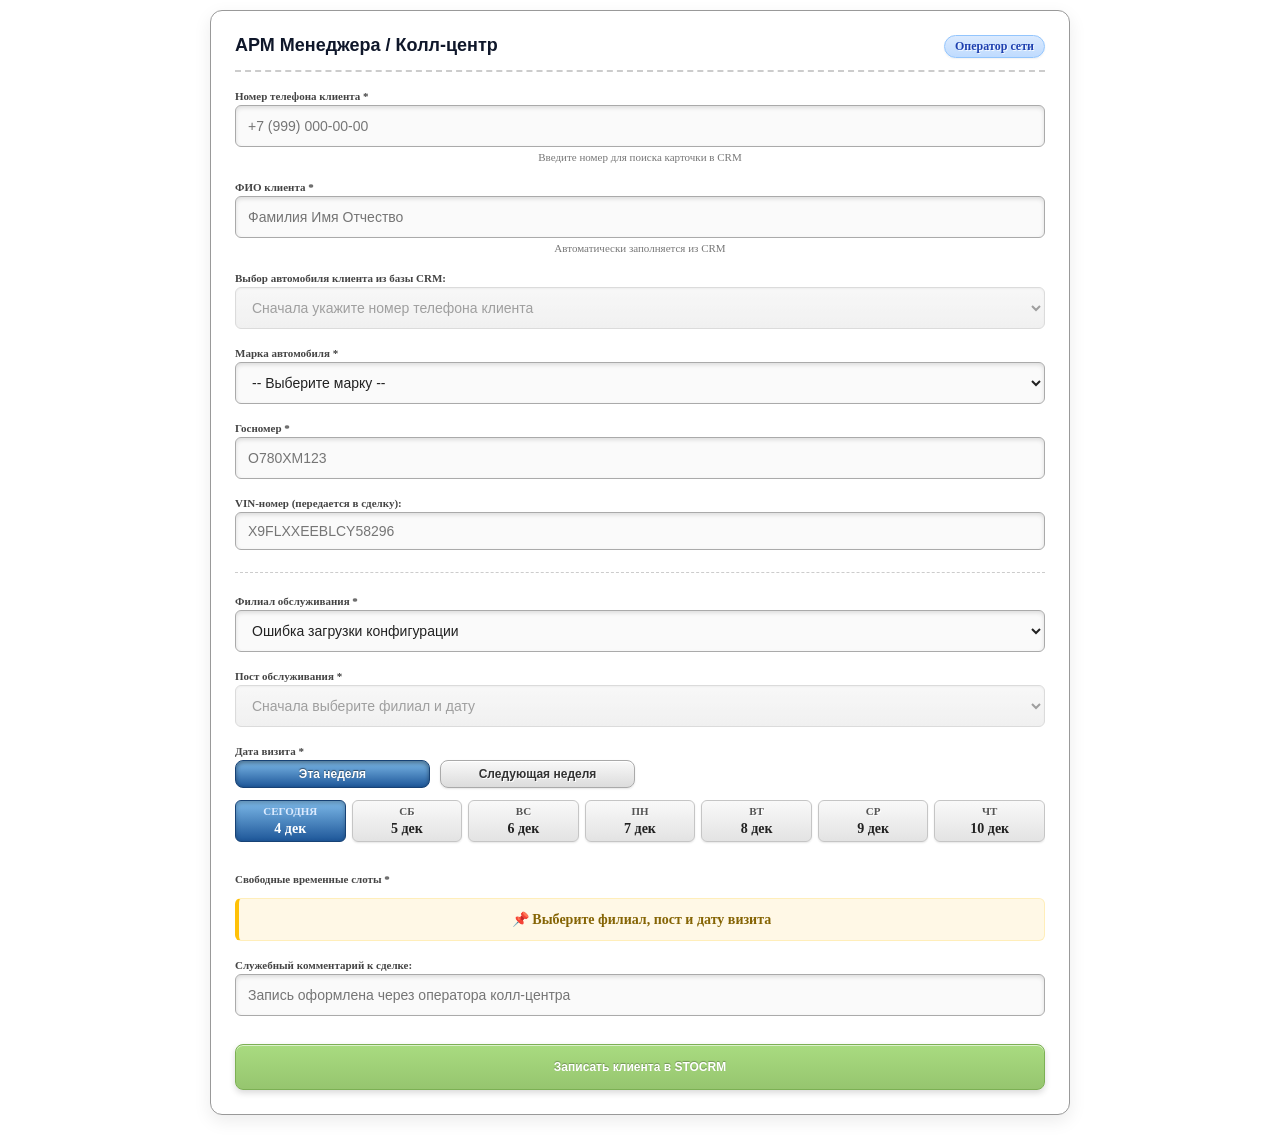
<file: manager.html>
<!DOCTYPE html>
<html lang="ru">
<head>
    <meta charset="UTF-8">
    <meta name="viewport" content="width=device-width, initial-scale=1.0">
    <title>АРМ Менеджера — Запись клиента ПИН-АВТО</title>
    
    <link rel="icon" type="image/x-icon" href="favicons/favicon.ico">
    <link rel="icon" type="image/png" sizes="16x16" href="favicons/favicon-16x16.png">
    <link rel="icon" type="image/png" sizes="32x32" href="favicons/favicon-32x32.png">
    <link rel="apple-touch-icon" sizes="180x180" href="favicons/apple-touch-icon.png">
    
    <!-- Единая дизайн-система -->
    <link rel="stylesheet" href="css/main.css">
    <script src="js/manager.js" defer></script>
</head>
<body>

<div style="max-width: 860px; margin: 0 auto; padding: 10px 0;">
    <div class="dashboard-card">
        
        <div class="card-header-flex" style="border-bottom: 2px dashed var(--color-border-light); padding-bottom: 12px; margin-bottom: 18px;">
            <div>
                <h1 class="cabinet-page-title" style="font-size: 22px; margin: 0;">АРМ Менеджера / Колл-центр</h1>
                <p class="cabinet-page-subtitle" style="margin: 3px 0 0 0;">Быстрое оформление сделки и бронирование поста в STOCRM по телефону</p>
            </div>
            <span class="status-badge" style="background: linear-gradient(to bottom, #dbeafe 0%, #bfdbfe 100%); border-color: #93c5fd; color: #1e40af;">Оператор сети</span>
        </div>

        <form id="managerBookingForm" onsubmit="handleManagerBookingSubmit(event)">
            
            <!-- Блок идентификации клиента -->
            <div class="form-row">
                <div class="form-group mb-0">
                    <label for="mgrPhone">Номер телефона клиента *</label>
                    <input type="tel" 
                           id="mgrPhone" 
                           placeholder="+7 (999) 000-00-00" 
                           autocomplete="off" 
                           required>
                    <span id="mgrPhoneHint" class="field-hint">Введите номер для поиска карточки в CRM</span>
                </div>
                <div class="form-group mb-0">
                    <label for="mgrName">ФИО клиента *</label>
                    <input type="text" 
                           id="mgrName" 
                           placeholder="Фамилия Имя Отчество" 
                           required>
                    <span id="mgrClientTypeHint" class="field-hint">Автоматически заполняется из CRM</span>
                </div>
            </div>

            <!-- Блок автопарка клиента -->
            <div class="form-group" style="margin-top: 18px;">
                <label for="mgrCarSelect">Выбор автомобиля клиента из базы CRM:</label>
                <select id="mgrCarSelect" onchange="handleManagerCarChange()" disabled>
                    <option value="">Сначала укажите номер телефона клиента</option>
                </select>
            </div>

            <!-- Ручные поля / редактирование выбранного авто -->
            <div id="mgrCarDetailsRow" class="form-row">
                <div class="form-group mb-0">
                    <label for="mgrCarBrandSelect">Марка автомобиля *</label>
                    <select id="mgrCarBrandSelect" required>
                        <option value="">-- Выберите марку --</option>
                    </select>
                </div>
                <div class="form-group mb-0">
                    <label for="mgrCarPlate">Госномер *</label>
                    <input type="text" id="mgrCarPlate" placeholder="О780ХМ123" required>
                </div>
            </div>

            <div class="form-group" style="margin-top: 18px;">
                <label for="mgrCarVin">VIN-номер (передается в сделку):</label>
                <input type="text" id="mgrCarVin" class="vin-box" style="height: 38px !important; width: 100%;" placeholder="X9FLXXEEBLCY58296">
            </div>

            <hr style="border: none; border-top: 1px dashed var(--color-border-light); margin: 22px 0;">

            <!-- Блок филиала и поста -->
            <div class="form-row">
                <div class="form-group mb-0">
                    <label for="mgrBranchSelect">Филиал обслуживания *</label>
                    <select id="mgrBranchSelect" required>
                        <option value="">-- Загрузка филиалов... --</option>
                    </select>
                </div>
                <div class="form-group mb-0">
                    <label for="mgrPostSelect">Пост обслуживания *</label>
                    <select id="mgrPostSelect" required disabled>
                        <option value="">Сначала выберите филиал и дату</option>
                    </select>
                </div>
            </div>

            <!-- Блок выбора даты -->
            <div class="form-group" style="margin-top: 18px;">
                <label>Дата визита *</label>
                <div style="display: flex; gap: 10px; margin-bottom: 12px; max-width: 400px;">
                    <button type="button" class="week-btn active" id="btnWeekCurrent" onclick="switchWeekTab(0)">Эта неделя</button>
                    <button type="button" class="week-btn" id="btnWeekNext" onclick="switchWeekTab(1)">Следующая неделя</button>
                </div>
                <div class="grid-v4" id="grid_v4"></div>
                <input type="hidden" id="mgrDateSelect" required>
            </div>

            <!-- Индикатор загрузки поста -->
            <div id="workloadBox" class="workload-box" style="display: none;">
                <div class="workload-header">
                    <span id="workloadTitle">Загруженность поста:</span>
                    <span id="workloadPercent">0%</span>
                </div>
                <div class="progress-bar-bg">
                    <div id="workloadFill" class="progress-bar-fill"></div>
                </div>
            </div>

            <!-- Услуги -->
            <div class="form-group" id="servicesWrapper" style="display: none;">
                <label>Выберите работы по категориям:</label>
                <div id="tabsContainer" class="tabs-container"></div>
                <div id="tabContentsContainer"></div>
            </div>

            <!-- Сводка времени и стоимости -->
            <div class="summary-box" id="summaryBox" style="display: none;">
                <div>Итого времени: <span id="totalTime">0 мин</span></div>
                <div>Оценочная стоимость: <span id="totalPrice">0 ₽</span></div>
            </div>

            <!-- Выбор слота -->
            <div class="form-group">
                <label>Свободные временные слоты *</label>
                <div id="slotsContainer" class="slots-grid">
                    <div class="slots-empty-notice" style="grid-column: 1 / -1;">
                        📌 Выберите филиал, пост и дату визита
                    </div>
                </div>
                <input type="hidden" id="mgrSelectedTime" required>
            </div>

            <!-- Комментарий оператора -->
            <div class="form-group">
                <label for="mgrComment">Служебный комментарий к сделке:</label>
                <input type="text" id="mgrComment" placeholder="Запись оформлена через оператора колл-центра">
            </div>

            <button type="submit" class="submit-btn" id="mgrSubmitBtn" style="margin-top: 10px;">Записать клиента в STOCRM</button>
        </form>

        <div id="mgrBookingMsg" class="message"></div>

    </div>
</div>

</body>
</html>
</file>
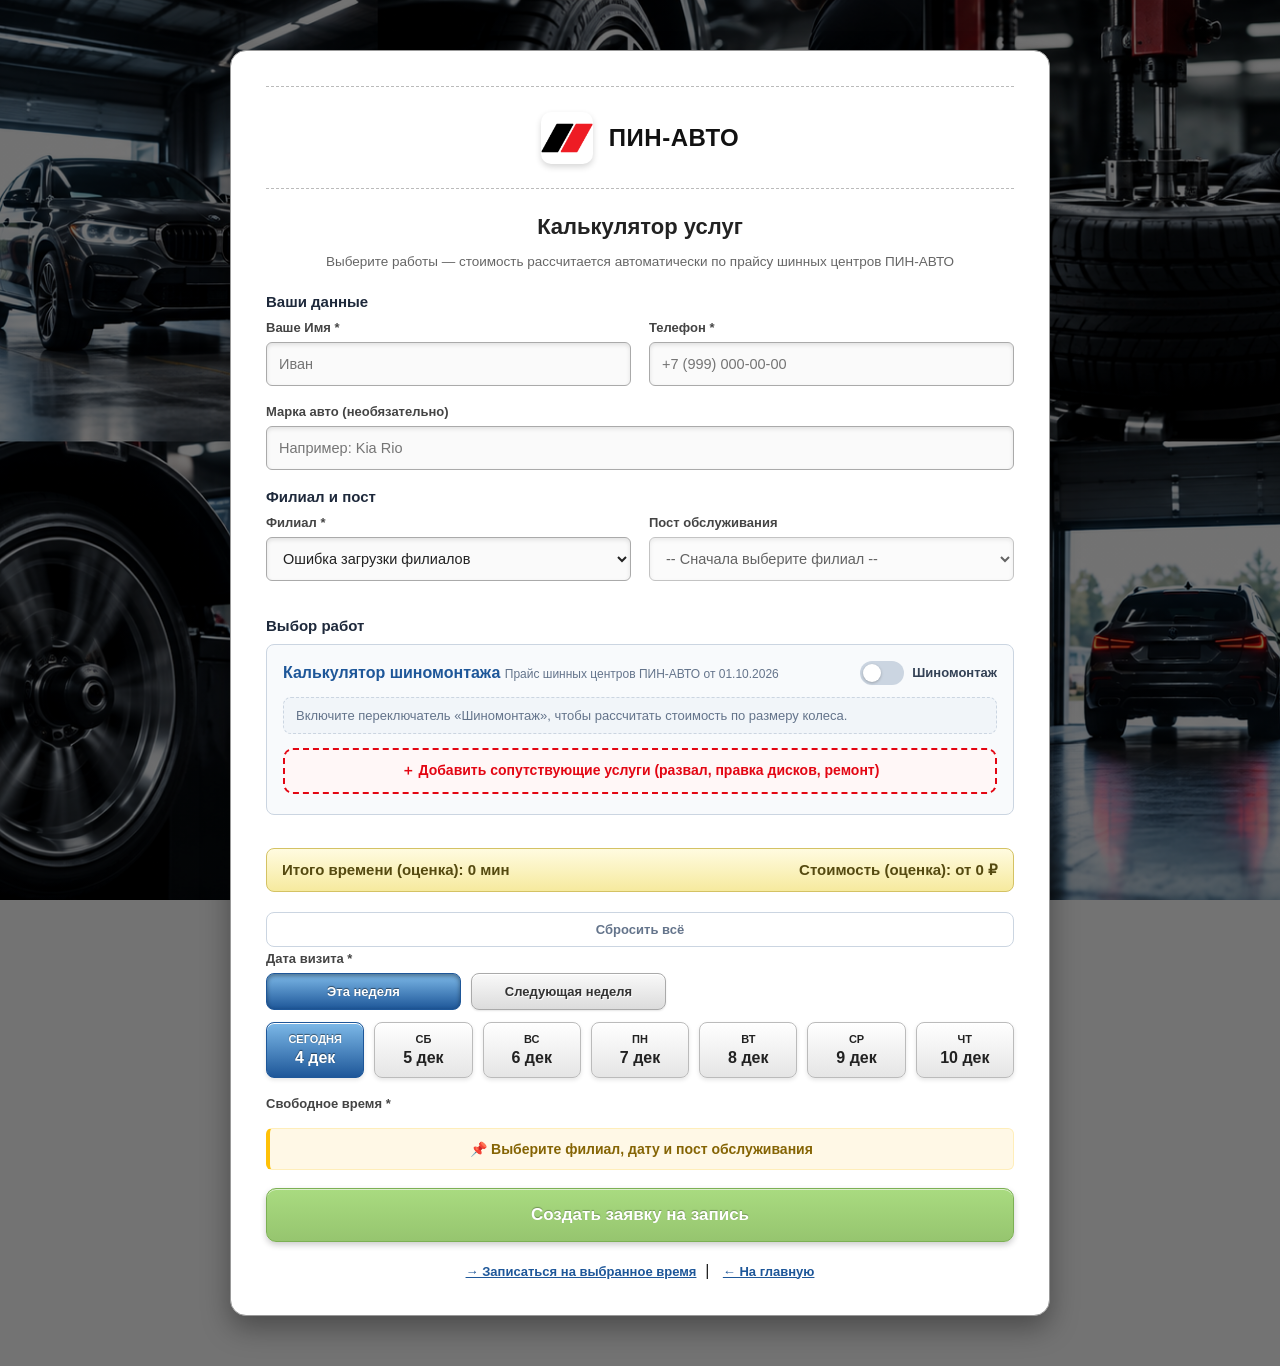
<file: service.html>
<!DOCTYPE html>
<html lang="ru">
<head>
    <meta charset="UTF-8">
    <meta name="viewport" content="width=device-width, initial-scale=1.0">
    <title>Калькулятор услуг — ПИН-АВТО</title>

    <link rel="icon" type="image/x-icon" href="favicons/favicon.ico">
    <link rel="icon" type="image/png" sizes="16x16" href="favicons/favicon-16x16.png">
    <link rel="icon" type="image/png" sizes="32x32" href="favicons/favicon-32x32.png">
    <link rel="apple-touch-icon" sizes="180x180" href="favicons/apple-touch-icon.png">

    <!-- Единый визуальный стиль с гостевой формой записи -->
    <link rel="stylesheet" href="guest.css">
    <!-- Логика шинного калькулятора (tyre-prices.json, прайс от 01.10.2026) -->
    <script src="js/tyre-calculator.js" defer></script>
    <script src="js/service.js" defer></script>
</head>
<body>

<div class="guest-page-wrapper">
    <div class="guest-card service-card-wide">

        <div class="dashed-divider"></div>
        <div class="brand-header-row" style="margin-bottom: 0;">
            <img src="favicons/apple-touch-icon.png" alt="ПИН-АВТО" class="brand-logo-img">
            <span class="brand-title-text">ПИН-АВТО</span>
        </div>
        <div class="dashed-divider bottom"></div>

        <h1 class="auth-title">Калькулятор услуг</h1>
        <p class="auth-subtitle">Выберите работы — стоимость рассчитается автоматически по прайсу шинных центров ПИН-АВТО</p>

        <form id="serviceCalcForm" onsubmit="return handleServiceCalcSubmit(event)">

            <!-- ===== ШАГ 1. КОНТАКТЫ (после ввода телефона подтягиваем данные клиента и авто из STOCRM) ===== -->
            <div class="svc-step-title">Ваши данные</div>
            <div class="form-row">
                <div class="form-group">
                    <label for="serviceName">Ваше Имя *</label>
                    <input type="text" id="serviceName" class="auth-input-field" placeholder="Иван" required>
                </div>
                <div class="form-group">
                    <label for="servicePhone">Телефон *</label>
                    <input type="tel" id="servicePhone" class="auth-input-field" placeholder="+7 (999) 000-00-00" autocomplete="tel" inputmode="numeric" required>
                </div>
            </div>

            <!-- Данные найденного клиента (заполняются автоматически после ввода телефона) -->
            <div id="svcClientInfo" class="svc-client-info" hidden>
                <div class="svc-client-found"><span class="sci-check">✔</span> Клиент найден в базе ПИН-АВТО<span class="sci-name" id="svcClientName"></span></div>
                <div class="form-group">
                    <label for="serviceCarBrand">Автомобиль</label>
                    <select id="serviceCarBrand" class="auth-input-field">
                        <option value="">— Другой автомобиль —</option>
                    </select>
                </div>
                <div class="form-group">
                    <label for="serviceCarBrandManual2">Свой автомобиль (если нет в списке)</label>
                    <input type="text" id="serviceCarBrandManual2" class="auth-input-field" placeholder="Например: Kia Rio">
                </div>
            </div>

            <!-- Ручной ввод марки, если клиент не найден -->
            <div class="form-group" id="svcCarManualWrap">
                <label for="serviceCarBrandManual">Марка авто (необязательно)</label>
                <input type="text" id="serviceCarBrandManual" class="auth-input-field" placeholder="Например: Kia Rio">
            </div>

            <!-- ===== ШАГ 2. ФИЛИАЛ / ПОСТ (реальное расписание STOCRM) ===== -->
            <div class="svc-step-title">Филиал и пост</div>
            <div class="form-row">
                <div class="form-group">
                    <label for="branchSelect">Филиал *</label>
                    <select id="branchSelect" class="auth-input-field">
                        <option value="">-- Загрузка филиалов... --</option>
                    </select>
                </div>
                <div class="form-group">
                    <label for="postSelect">Пост обслуживания</label>
                    <select id="postSelect" class="auth-input-field" disabled>
                        <option value="">-- Сначала выберите филиал --</option>
                    </select>
                </div>
            </div>

            <!-- ===== ШАГ 3. ВЫБОР РАБОТ =====
                   Калькулятор шиномонтажа — основная работа, показывается по умолчанию
                   (блок #tyreCalcBox вставляет сюда tyre-calculator.js).
                   Под ним — кнопка «Добавить услуги» и табы прочих работ. ===== -->
            <div class="svc-step-title">Выбор работ</div>

            <div id="svcTyreCalcSlot"></div>

            <!-- ===== ПРОЧИЕ РАБОТЫ: скрыты; открываются кнопкой «Добавить услуги» (табы).
                   Кнопка физически переносится под калькулятор (см. tyre-calculator.js) ===== -->
            <div class="form-group svc-extra-wrap">
                <button type="button" class="svc-add-btn" id="svcAddBtn">＋ Добавить услуги</button>
                <div id="svcExtraBlock" hidden>
                    <!-- Табы категорий -->
                    <div class="svc-tabs" id="svcTabs">
                        <button type="button" class="svc-tab active" data-tab="align">Развал-схождение</button>
                        <button type="button" class="svc-tab" data-tab="rim">Правка дисков</button>
                        <button type="button" class="svc-tab" data-tab="repair">Ремонт шин</button>
                        <button type="button" class="svc-tab" data-tab="other">Прочее</button>
                    </div>

                    <div class="svc-tab-panel active" data-panel="align">
                        <div class="svc-category-title">Развал-схождение</div>
                        <div class="svc-items-grid">
                            <label class="service-item"><input type="checkbox" value="Развал-схождение передняя ось" data-price="1900" data-time="60" data-category="Развал-схождение"><span>Передняя ось</span> <b>от 1900 ₽</b></label>
                            <label class="service-item"><input type="checkbox" value="Развал-схождение две оси" data-price="2500" data-time="90" data-category="Развал-схождение"><span>Две оси</span> <b>от 2500 ₽</b></label>
                            <label class="service-item"><input type="checkbox" value="Развал-схождение Mercedes/Audi/BMW/Porsche/VW" data-price="3400" data-time="90" data-category="Развал-схождение"><span>Mercedes / Audi / BMW / Porsche / VW</span> <b>от 3400 ₽</b></label>
                            <label class="service-item"><input type="checkbox" value="Развал-схождение внедорожник" data-price="4200" data-time="120" data-category="Развал-схождение"><span>Внедорожник</span> <b>от 4200 ₽</b></label>
                            <label class="service-item"><input type="checkbox" value="Развал-схождение микроавтобус" data-price="4200" data-time="120" data-category="Развал-схождение"><span>Микроавтобус</span> <b>от 4200 ₽</b></label>
                            <label class="service-item"><input type="checkbox" value="Диагностика развала" data-price="1300" data-time="30" data-category="Развал-схождение"><span>Диагностика развала</span> <b>от 1300 ₽</b></label>
                            <label class="service-item"><input type="checkbox" value="Диагностика развала внедорожник" data-price="1700" data-time="30" data-category="Развал-схождение"><span>Диагностика (внедорожник)</span> <b>от 1700 ₽</b></label>
                        </div>
                    </div>

                    <div class="svc-tab-panel" data-panel="rim">
                        <div class="svc-category-title">Правка дисков</div>
                        <div class="svc-items-grid">
                            <label class="service-item"><input type="checkbox" value="Правка легкосплавного диска 13-15" data-price="1000" data-time="60" data-category="Правка дисков"><span>Легкосплавный 13–15"</span> <b>от 1000 ₽</b></label>
                            <label class="service-item"><input type="checkbox" value="Правка легкосплавного диска 16+ " data-price="1300" data-time="60" data-category="Правка дисков"><span>Легкосплавный 16" и более</span> <b>от 1300 ₽</b></label>
                            <label class="service-item"><input type="checkbox" value="Правка стального диска 13-14" data-price="500" data-time="45" data-category="Правка дисков"><span>Стальной 13–14"</span> <b>от 500 ₽</b></label>
                            <label class="service-item"><input type="checkbox" value="Правка стального диска 15+" data-price="700" data-time="45" data-category="Правка дисков"><span>Стальной 15" и более</span> <b>от 700 ₽</b></label>
                        </div>
                    </div>

                    <div class="svc-tab-panel" data-panel="repair">
                        <div class="svc-category-title">Ремонт шин</div>
                        <div class="svc-items-grid">
                            <label class="service-item"><input type="checkbox" value="Ремонт шины жгутом/грибком" data-price="350" data-time="30" data-category="Ремонт"><span>Ремонт жгутом / грибком</span> <b>от 350 ₽</b></label>
                            <label class="service-item"><input type="checkbox" value="Ремонт камеры" data-price="350" data-time="30" data-category="Ремонт"><span>Ремонт камеры</span> <b>от 350 ₽</b></label>
                            <label class="service-item"><input type="checkbox" value="Пластырь R-18" data-price="450" data-time="30" data-category="Ремонт"><span>Пластырь R-18</span> <b>от 450 ₽</b></label>
                            <label class="service-item"><input type="checkbox" value="Пластырь R-20" data-price="550" data-time="30" data-category="Ремонт"><span>Пластырь R-20</span> <b>от 550 ₽</b></label>
                            <label class="service-item"><input type="checkbox" value="Пластырь R-25" data-price="650" data-time="30" data-category="Ремонт"><span>Пластырь R-25</span> <b>от 650 ₽</b></label>
                            <label class="service-item"><input type="checkbox" value="Вулканизация" data-price="300" data-time="60" data-category="Ремонт"><span>Вулканизация</span> <b>300–500 ₽</b></label>
                        </div>
                    </div>

                    <div class="svc-tab-panel" data-panel="other">
                        <div class="svc-category-title">Прочие работы</div>
                        <div class="svc-items-grid">
                            <label class="service-item"><input type="checkbox" value="Чистка борта диска" data-price="100" data-time="15" data-category="Прочее"><span>Чистка борта диска (1 борт)</span> <b>100–150 ₽</b></label>
                            <label class="service-item"><input type="checkbox" value="Установка камеры" data-price="150" data-time="20" data-category="Прочее"><span>Установка камеры</span> <b>150 ₽</b></label>
                            <label class="service-item"><input type="checkbox" value="Программирование датчика TPMS" data-price="450" data-time="20" data-category="Прочее"><span>Программирование датчика</span> <b>от 450 ₽/шт</b></label>
                            <label class="service-item"><input type="checkbox" value="Установка датчика давления" data-price="450" data-time="20" data-category="Прочее"><span>Установка датчика давления</span> <b>от 450 ₽/шт</b></label>
                            <label class="service-item"><input type="checkbox" value="Восстановление деталей крепления колеса" data-price="800" data-time="40" data-category="Прочее"><span>Восстановление креплений колеса</span> <b>от 800 ₽</b></label>
                            <label class="service-item"><input type="checkbox" value="Герметизация борта диска" data-price="80" data-time="15" data-category="Прочее"><span>Герметизация борта диска (1 борт)</span> <b>80 ₽</b></label>
                            <label class="service-item"><input type="checkbox" value="Смазка ступицы" data-price="75" data-time="15" data-category="Прочее"><span>Смазка ступицы (шт)</span> <b>75 ₽</b></label>
                        </div>
                    </div>
                </div>
            </div>

            <!-- ===== ИТОГО + СБРОС ===== -->
            <div class="summary-box" id="summaryBox">
                <div>Итого времени (оценка): <span id="totalTime">0 мин</span></div>
                <div>Стоимость (оценка): <span id="totalPrice">от 0 ₽</span></div>
            </div>

            <button type="button" class="svc-reset-btn" id="svcResetBtn">Сбросить всё</button>

            <!-- ===== ДАТА / ВРЕМЯ ===== -->
            <div class="form-group">
                <label>Дата визита *</label>
                <div style="display: flex; gap: 10px; margin-bottom: 12px; max-width: 400px;">
                    <button type="button" class="week-btn active" id="btnWeekCurrent" onclick="switchWeekTab(0)">Эта неделя</button>
                    <button type="button" class="week-btn" id="btnWeekNext" onclick="switchWeekTab(1)">Следующая неделя</button>
                </div>
                <div class="grid-v4" id="grid_v4"></div>
                <input type="hidden" id="dateSelect">
            </div>

            <div class="form-group">
                <label>Свободное время *</label>
                <div id="slotsContainer" class="slots-grid">
                    <div class="slots-empty-notice" style="grid-column: 1 / -1;">📌 Выберите филиал, дату и пост обслуживания</div>
                </div>
                <input type="hidden" id="selectedTime">
            </div>

            <button type="submit" class="submit-btn" id="serviceSubmitBtn">Создать заявку на запись</button>
        </form>

        <div id="serviceCalcMsg" class="message"></div>

        <div style="text-align: center; margin-top: 20px;">
            <a href="guest.html" class="btn-link" style="font-size: 13px;">→ Записаться на выбранное время</a>&nbsp;&nbsp;|&nbsp;&nbsp;
            <a href="index.html" class="btn-link" style="font-size: 13px;">← На главную</a>
        </div>

    </div>
</div>

</body>
</html>
</file>
<file: css/main.css>
/* ============================================================
   ПИН-АВТО — ЕДИНЫЙ СТИЛЬ (css/main.css)
   Объединяет: css.css + cabinet-b2b.css + login.css + guest.css
   + storage.css (+ уникальные виджеты web20.css).
   Дубликаты правил слиты в единные декларации, каскад и
   @media-группы сохранены, неиспользуемые селекторы удалены.
   Подключается на всех страницах; css/pages.css — только для
   страниц входа/гостевой; admin/admin.css — изолированная админка.
   ============================================================ */
:root {
    --font-main: "Trebuchet MS", "Lucida Grande", "Segoe UI", Arial, sans-serif;
    --font-mono: "Consolas", "Courier New", monospace;
    --font-ui: var(--font-main);
    --color-bg-base: #f0f0f0;
    --color-bg-dark: #c0c0c0;
    --color-text-main: #222222;
    --color-text-sub: #555555;
    --color-text-muted: #777777;
    --color-blue-top: #7db9e8;
    --color-blue-bottom: #1e5799;
    --color-blue-border: #174275;
    --color-green-top: #a9db80;
    --color-green-bottom: #96c56f;
    --color-green-border: #7cb054;
    --color-red-top: #f87171;
    --color-red-bottom: #dc2626;
    --color-border-main: #aaaaaa;
    --color-border-card: #999999;
    --color-border-light: #cccccc;
    --font-ui: "Trebuchet MS", "Lucida Grande", "Segoe UI", Arial, sans-serif;
}

* {
    box-sizing: border-box;
    margin: 0;
    padding: 0;
}

h1 {
    font-family: var(--font-main);
    color: var(--color-text-main);
    text-shadow: 1px 1px 0px #ffffff;
    margin-top: 0;
}

h2 {
    font-family: var(--font-main);
    color: var(--color-text-main);
    text-shadow: 1px 1px 0px #ffffff;
    margin-top: 0;
    font-size: 18px !important;
    text-align: center;
    border-bottom: 2px dashed var(--color-border-light);
    padding-bottom: 8px !important;
    margin-bottom: 12px !important;
}

h3 {
    font-family: var(--font-main);
    color: var(--color-text-main);
    text-shadow: 1px 1px 0px #ffffff;
    margin-top: 0;
    font-size: 17px;
    margin-bottom: 14px;
}

h4 {
    font-family: var(--font-main);
    color: var(--color-text-main);
    text-shadow: 1px 1px 0px #ffffff;
    margin-top: 0;
}

h5 {
    font-family: var(--font-main);
    color: var(--color-text-main);
    text-shadow: 1px 1px 0px #ffffff;
    margin-top: 0;
}

h1.cabinet-page-title {
    font-size: 18px !important;
    margin-bottom: 2px !important;
    font-weight: bold;
}

p {
    font-family: var(--font-main);
    line-height: 1.45;
}

.cabinet-page-subtitle {
    color: var(--color-text-muted);
    font-size: 12px !important;
    margin-bottom: 10px !important;
    text-shadow: 1px 1px 0 #ffffff;
    display: none;
    margin: 0 0 22px 0;
}

label {
    display: block;
    margin-bottom: 3px !important;
    font-weight: bold;
    font-size: 11px !important;
    color: #444444;
    text-shadow: 1px 1px 0px #ffffff;
}

.field-hint {
    font-size: 11px;
    color: var(--color-text-muted);
    margin-top: 4px;
    display: block;
    font-weight: normal;
    text-shadow: 0 1px 0 #ffffff;
    text-align: center;
}

select {
    width: 100% !important;
    height: 42px !important;
    padding: 8px 12px !important;
    border: 1px solid var(--color-border-main) !important;
    border-radius: 6px !important;
    font-size: 14px !important;
    font-family: var(--font-main) !important;
    background: #fafafa !important;
    color: var(--color-text-main) !important;
    box-shadow: inset 0 2px 4px rgba(0, 0, 0, 0.12) !important;
    transition: all 0.2s ease-in-out !important;
    background-color: #fafafa;
    box-sizing: border-box;
    outline: none;
}

input[type="text"] {
    width: 100% !important;
    height: 42px !important;
    padding: 8px 12px !important;
    border: 1px solid var(--color-border-main) !important;
    border-radius: 6px !important;
    font-size: 14px !important;
    font-family: var(--font-main) !important;
    background: #fafafa !important;
    color: var(--color-text-main) !important;
    box-shadow: inset 0 2px 4px rgba(0, 0, 0, 0.12) !important;
    transition: all 0.2s ease-in-out !important;
    background-color: #fafafa;
    box-sizing: border-box;
    outline: none;
}

input[type="tel"] {
    width: 100% !important;
    height: 42px !important;
    padding: 8px 12px !important;
    border: 1px solid var(--color-border-main) !important;
    border-radius: 6px !important;
    font-size: 14px !important;
    font-family: var(--font-main) !important;
    background: #fafafa !important;
    color: var(--color-text-main) !important;
    box-shadow: inset 0 2px 4px rgba(0, 0, 0, 0.12) !important;
    transition: all 0.2s ease-in-out !important;
    background-color: #fafafa;
    box-sizing: border-box;
    outline: none;
}

input[type="email"] {
    width: 100% !important;
    height: 42px !important;
    padding: 8px 12px !important;
    border: 1px solid var(--color-border-main) !important;
    border-radius: 6px !important;
    font-size: 14px !important;
    font-family: var(--font-main) !important;
    background: #fafafa !important;
    color: var(--color-text-main) !important;
    box-shadow: inset 0 2px 4px rgba(0, 0, 0, 0.12) !important;
    transition: all 0.2s ease-in-out !important;
}

input[type="date"] {
    width: 100% !important;
    height: 42px !important;
    padding: 8px 12px !important;
    border: 1px solid var(--color-border-main) !important;
    border-radius: 6px !important;
    font-size: 14px !important;
    font-family: var(--font-main) !important;
    background: #fafafa !important;
    color: var(--color-text-main) !important;
    box-shadow: inset 0 2px 4px rgba(0, 0, 0, 0.12) !important;
    transition: all 0.2s ease-in-out !important;
}

select:focus {
    border-color: #5b9dd9 !important;
    outline: none !important;
    background: #ffffff !important;
    box-shadow: inset 0 2px 4px rgba(0,0,0,0.1), 0 0 8px rgba(91,157,217,0.55) !important;
    background-color: #ffffff;
}

input:focus {
    border-color: #5b9dd9 !important;
    outline: none !important;
    background: #ffffff !important;
    box-shadow: inset 0 2px 4px rgba(0,0,0,0.1), 0 0 8px rgba(91,157,217,0.55) !important;
    background-color: #ffffff;
}

input:read-only {
    background: linear-gradient(to bottom, #f5f5f5 0%, #ebebeb 100%) !important;
    color: #777777 !important;
    border-color: #cccccc !important;
    box-shadow: inset 0 1px 2px rgba(0,0,0,0.06) !important;
    cursor: not-allowed !important;
}

select:disabled {
    background: linear-gradient(to bottom, #f5f5f5 0%, #ebebeb 100%) !important;
    color: #777777 !important;
    border-color: #cccccc !important;
    box-shadow: inset 0 1px 2px rgba(0,0,0,0.06) !important;
    cursor: not-allowed !important;
}

.form-group {
    margin-bottom: 18px;
    display: flex;
    flex-direction: column;
    text-align: left;
    position: relative;
}

.form-group.mb-0 {
    margin-bottom: 0;
}

.form-row {
    display: grid;
    grid-template-columns: 1fr 1fr;
    gap: 18px;
    margin-bottom: 18px;
}

.login-wrapper {
    min-height: calc(100vh - 60px);
    display: flex;
    align-items: center;
    justify-content: center;
    padding: 20px 10px;
    width: 100%;
}

.login-card-box {
    width: 100%;
    max-width: 440px;
    margin: 0 auto;
    background: #ffffff;
    padding: 35px 30px;
    border-radius: 15px;
    border: 1px solid var(--color-border-card);
    box-shadow: 0 12px 25px rgba(0, 0, 0, 0.2), inset 0 1px 0 rgba(255, 255, 255, 0.9);
    text-align: center;
}

.channel-tile.active {
    border-color: var(--color-blue-bottom);
    background: #e9f2fb;
    box-shadow: 0 0 0 2px rgba(30, 87, 153, 0.25);
}

.otp-box {
    width: 52px !important;
    height: 56px !important;
    font-size: 26px !important;
    font-weight: bold !important;
    font-family: var(--font-mono) !important;
    text-align: center !important;
    border: 2px solid var(--color-border-main) !important;
    border-radius: 8px !important;
    background: #ffffff !important;
    box-shadow: inset 0 2px 4px rgba(0,0,0,0.12) !important;
    outline: none !important;
    transition: border-color 0.2s, box-shadow 0.2s;
    padding: 0 !important;
}

.otp-box:focus {
    border-color: var(--color-blue-bottom) !important;
    box-shadow: 0 0 8px rgba(30, 87, 153, 0.4) !important;
}

.btn-link {
    background: none;
    border: none;
    color: var(--color-blue-bottom);
    font-weight: bold;
    cursor: pointer;
    text-decoration: underline;
    font-family: var(--font-main);
    font-size: 13px;
    padding: 0;
}

.submit-btn {
    font-family: var(--font-main);
    font-weight: bold;
    cursor: pointer;
    display: inline-flex;
    align-items: center;
    justify-content: center;
    text-align: center;
    user-select: none;
    border-radius: 8px;
    transition: all 0.2s ease;
    width: 100%;
    background: linear-gradient(to bottom, var(--color-green-top) 0%, var(--color-green-bottom) 100%);
    color: #ffffff;
    border: 1px solid var(--color-green-border);
    padding: 6px 12px !important;
    font-size: 12px !important;
    text-shadow: 0 -1px 1px rgba(0,0,0,0.3);
    box-shadow: inset 0 1px 0 rgba(255,255,255,0.6), 0 3px 6px rgba(0,0,0,0.15);
    text-decoration: none;
    height: 46px;
}

.week-btn {
    font-family: var(--font-main);
    font-weight: bold;
    cursor: pointer;
    display: inline-flex;
    align-items: center;
    justify-content: center;
    text-align: center;
    user-select: none;
    border-radius: 8px;
    transition: all 0.2s ease;
    flex: 1;
    padding: 6px 12px !important;
    background: linear-gradient(to bottom, #f9f9f9 0%, #dcdcdc 100%);
    border: 1px solid var(--color-border-main);
    font-size: 12px !important;
    color: #333333;
    text-shadow: 1px 1px 0px #ffffff;
    box-shadow: inset 0 1px 0 #ffffff, 0 1px 2px rgba(0,0,0,0.1);
    text-decoration: none;
}

.pill-btn {
    font-family: var(--font-main);
    font-weight: bold;
    cursor: pointer;
    display: inline-flex;
    align-items: center;
    justify-content: center;
    text-align: center;
    user-select: none;
    border-radius: 8px;
    transition: all 0.2s ease;
    padding: 7px 18px;
    border: 1px solid var(--color-border-main);
    background: linear-gradient(to bottom, #ffffff 0%, #e6e6e6 100%);
    font-size: 13px;
    color: #444444;
    text-shadow: 1px 1px 0 #ffffff;
    box-shadow: 0 1px 2px rgba(0,0,0,0.08), inset 0 1px 0 #ffffff;
    text-decoration: none;
}

.slot-btn {
    font-family: var(--font-main);
    font-weight: bold;
    cursor: pointer;
    display: inline-flex;
    align-items: center;
    justify-content: center;
    text-align: center;
    user-select: none;
    border-radius: 8px;
    transition: all 0.2s ease;
    padding: 9px 6px;
    border: 1px solid var(--color-border-main);
    background: linear-gradient(to bottom, #ffffff 0%, #e5e5e5 100%);
    font-size: 13.5px;
    color: #333333;
    text-shadow: 1px 1px 0 #ffffff;
    box-shadow: 0 1px 2px rgba(0,0,0,0.08), inset 0 1px 0 #ffffff;
    text-decoration: none;
}

.submit-btn:hover {
    background: linear-gradient(to bottom, #b4e38c 0%, #a2d17a 100%);
    box-shadow: inset 0 1px 0 rgba(255,255,255,0.7), 0 4px 8px rgba(0,0,0,0.2);
    transform: translateY(-1px);
}

.submit-btn:active {
    background: #84b35e;
    box-shadow: inset 0 3px 6px rgba(0,0,0,0.3);
    transform: translateY(1px);
}

.submit-btn:disabled {
    opacity: 0.6;
    cursor: not-allowed;
    transform: none !important;
}

.week-btn:hover {
    background: linear-gradient(to bottom, #ffffff 0%, #e0e0e0 100%);
    border-color: #999999;
}

.week-btn.active {
    background: linear-gradient(to bottom, var(--color-blue-top) 0%, var(--color-blue-bottom) 100%) !important;
    color: #ffffff !important;
    border-color: var(--color-blue-border) !important;
    text-shadow: 0 -1px 1px rgba(0,0,0,0.5) !important;
    box-shadow: inset 0 2px 4px rgba(0,0,0,0.4) !important;
}

.car-action-row {
    display: flex;
    gap: 12px;
    margin-top: 18px;
    flex-wrap: wrap;
    align-items: center;
}

.car-action-btn {
    padding: 8px 14px;
    font-size: 13.5px;
    background: linear-gradient(to bottom, #ffffff 0%, #f4f4f4 100%);
    border: 1px solid var(--color-border-main);
    border-radius: 6px;
    cursor: pointer;
    color: #333333;
    font-family: var(--font-main);
    font-weight: bold;
    display: inline-flex;
    align-items: center;
    gap: 6px;
    box-shadow: 0 1px 2px rgba(0,0,0,0.05), inset 0 1px 0 #ffffff;
    transition: all 0.2s;
    justify-content: center;
    text-align: center;
    user-select: none;
    text-decoration: none;
}

.car-action-btn:hover {
    background: linear-gradient(to bottom, #ffffff 0%, #eef5fa 100%);
    border-color: var(--color-blue-bottom);
    color: var(--color-blue-bottom);
    box-shadow: 0 2px 4px rgba(30,87,153,0.15);
}

.filter-pills-row {
    display: flex;
    flex-wrap: wrap;
    gap: 8px;
    margin-bottom: 18px;
}

.pill-btn:hover:not(.active) {
    background: linear-gradient(to bottom, #ffffff 0%, #dcdcdc 100%);
    border-color: #888888;
}

.pill-btn.active {
    background: linear-gradient(to bottom, var(--color-blue-top) 0%, var(--color-blue-bottom) 100%) !important;
    color: #ffffff !important;
    border-color: var(--color-blue-border) !important;
    text-shadow: 0 -1px 1px rgba(0,0,0,0.5);
    box-shadow: inset 0 2px 4px rgba(0,0,0,0.3);
}

.cabinet-layout-grid {
    display: grid;
    grid-template-columns: 300px 1fr;
    max-width: 1350px;
    margin: 0 auto;
    gap: 25px;
    align-items: start;
}

.cabinet-sidebar {
    background: #ffffff;
    border: 1px solid var(--color-border-card);
    border-radius: 14px;
    padding: 18px;
    box-shadow: 0 10px 22px rgba(0,0,0,0.12), inset 0 1px 0 #ffffff;
    position: sticky;
    top: 20px;
}

.sidebar-user-block {
    display: flex;
    align-items: center;
    gap: 12px;
    border-bottom: 2px dashed var(--color-border-light);
    padding-bottom: 14px;
    margin-bottom: 14px;
}

.user-avatar {
    width: 48px;
    height: 48px;
    background: linear-gradient(135deg, #e5e5e5 0%, #cccccc 100%);
    border-radius: 50%;
    display: flex;
    align-items: center;
    justify-content: center;
    font-weight: bold;
    font-size: 16px;
    color: #333;
    border: 1px solid #bbb;
    box-shadow: inset 0 1px 0 #ffffff;
}

.user-info-meta {
    display: flex;
    flex-direction: column;
}

.user-fullname {
    font-weight: bold;
    font-size: 15px;
    color: #111111;
    line-height: 1.25;
}

.user-edit-link {
    font-size: 12px;
    color: var(--color-blue-bottom);
    text-decoration: none;
    margin-top: 2px;
    font-weight: bold;
}

.user-edit-link:hover {
    text-decoration: underline;
}

.sidebar-nav {
    display: flex;
    flex-direction: column;
    gap: 5px;
}

.nav-item {
    padding: 10px 14px;
    border-radius: 6px;
    color: #444444;
    text-decoration: none;
    font-size: 13.5px;
    font-weight: bold;
    display: flex;
    justify-content: space-between;
    align-items: center;
    transition: 0.15s;
    border: 1px solid transparent;
    user-select: none;
}

.nav-item:hover {
    background: #f0f0f0;
    color: #111111;
    border-color: #cbd5e1;
    box-shadow: 0 2px 4px rgba(0, 0, 0, 0.04);
}

.nav-item.active {
    background: linear-gradient(to bottom, var(--color-blue-top) 0%, var(--color-blue-bottom) 100%) !important;
    color: #ffffff !important;
    text-shadow: 0 -1px 1px rgba(0,0,0,0.5);
    box-shadow: inset 0 1px 0 rgba(255,255,255,0.4);
    border-color: #174275;
}

.nav-logout {
    color: #dc2626 !important;
    margin-top: 8px;
    border-top: 1px solid #eeeeee;
    padding-top: 12px;
}

.nav-logout:hover {
    background: #fee2e2 !important;
    color: #dc2626 !important;
    border-color: #fca5a5 !important;
}

.badge-count {
    background: var(--color-red-bottom);
    color: #ffffff;
    padding: 2px 7px;
    border-radius: 12px;
    font-size: 11px;
    font-weight: bold;
    border: 1px solid #b91c1c;
    box-shadow: 0 1px 2px rgba(0, 0, 0, 0.2);
}

.tab-pane {
    display: none;
}

.tab-pane.active {
    display: block;
}

.settings-tab-panel.active {
    display: block;
}

.dashboard-card {
    background: #ffffff;
    border: 1px solid var(--color-border-card);
    border-radius: 12px;
    padding: 24px;
    box-shadow: 0 6px 18px rgba(0, 0, 0, 0.08), inset 0 1px 0 #ffffff;
    position: relative;
    margin-bottom: 20px;
}

.settings-card {
    background: #ffffff;
    border: 1px solid var(--color-border-card);
    border-radius: 12px;
    padding: 24px;
    box-shadow: 0 6px 18px rgba(0, 0, 0, 0.08), inset 0 1px 0 #ffffff;
    position: relative;
    margin-bottom: 20px;
    border-top-left-radius: 4px;
}

.booking-container {
    background: #ffffff;
    border: 1px solid var(--color-border-card);
    border-radius: 12px;
    padding: 24px;
    box-shadow: 0 6px 18px rgba(0, 0, 0, 0.08), inset 0 1px 0 #ffffff;
    position: relative;
    margin-bottom: 20px;
}

.settings-grid-form {
    display: grid;
    grid-template-columns: 1fr 1fr;
    gap: 16px 20px;
}

.dashboard-grid {
    display: grid;
    grid-template-columns: repeat(2, 1fr);
    gap: 20px;
}

.dashboard-card.span-2 {
    grid-column: span 2;
}

.card-header-flex {
    display: flex;
    justify-content: space-between;
    align-items: center;
    margin-bottom: 14px;
}

.card-header-flex h3 {
    margin-bottom: 0;
}

.card-link-right {
    font-size: 13px;
    color: var(--color-blue-bottom);
    text-decoration: none;
    font-weight: bold;
}

.card-link-right:hover {
    text-decoration: underline;
}

.quick-banners-grid {
    display: grid;
    grid-template-columns: repeat(4, 1fr);
    gap: 14px;
    margin-bottom: 22px;
}

.quick-banner {
    background: linear-gradient(to bottom, #ffffff 0%, #f6f6f6 100%);
    border: 1px solid var(--color-border-main);
    border-radius: 9px;
    padding: 13px 15px;
    display: flex;
    justify-content: space-between;
    align-items: center;
    cursor: pointer;
    box-shadow: 0 2px 4px rgba(0,0,0,0.05), inset 0 1px 0 #fff;
    transition: all 0.2s;
}

.quick-banner:hover {
    border-color: var(--color-blue-bottom);
    box-shadow: 0 4px 10px rgba(30,87,153,0.18);
    transform: translateY(-1px);
    background: linear-gradient(to bottom, #ffffff 0%, #e0f2fe 100%);
}

.quick-banner span {
    font-size: 13.5px;
    font-weight: bold;
    color: #333333;
}

.qb-icon {
    width: 32px;
    height: 32px;
    background: #eef5fa;
    border-radius: 6px;
    display: flex;
    align-items: center;
    justify-content: center;
    font-size: 16px;
    border: 1px solid #cbd5e1;
}

.empty-info-box {
    background: linear-gradient(to bottom, #ffffff 0%, #f9f9f9 100%);
    border: 1px solid #e0e0e0;
    padding: 12px 15px;
    border-radius: 8px;
    font-size: 13px;
    color: var(--color-text-sub);
    margin-bottom: 15px;
    display: flex;
    align-items: center;
    gap: 10px;
    box-shadow: inset 0 1px 0 #ffffff;
}

.slots-empty-notice {
    background: #fff8e6;
    border: 1px solid #ffeeba;
    border-left: 4px solid #ffc107;
    padding: 12px 15px;
    border-radius: 6px;
    color: #856404;
    font-size: 14px;
    font-weight: bold;
    text-align: center;
    grid-column: 1 / -1;
}

.table-wrap {
    width: 100%;
    overflow-x: auto;
    border-radius: 8px;
    border: 1px solid var(--color-border-main);
    box-shadow: inset 0 2px 4px rgba(0,0,0,0.1);
    background: #ffffff;
    margin-bottom: 22px;
}

.data-table {
    width: 100%;
    border-collapse: collapse;
    text-align: left;
    font-size: 13.5px;
}

.data-table th {
    background: linear-gradient(to bottom, #ffffff 0%, #e5e5e5 100%);
    color: #333333;
    font-weight: bold;
    padding: 11px 13px;
    border-bottom: 1px solid var(--color-border-main);
    box-shadow: inset 0 1px 0 #ffffff;
    text-shadow: 1px 1px 0 #ffffff;
    white-space: nowrap;
}

.data-table td {
    padding: 11px 13px;
    border-bottom: 1px solid #e5e5e5;
    color: #333333;
    vertical-align: middle;
}

.data-table tr:nth-child(even) td {
    background-color: #fafafa;
}

.data-table tr:hover td {
    background-color: #eef5fa;
}

.status-badge {
    display: inline-block;
    padding: 3px 10px;
    border-radius: 12px;
    font-size: 12px;
    font-weight: bold;
    text-shadow: 1px 1px 0 rgba(255,255,255,0.8);
    border: 1px solid #bbbbbb;
    background: linear-gradient(to bottom, #ffffff 0%, #e5e5e5 100%);
    box-shadow: 0 1px 2px rgba(0,0,0,0.06);
    white-space: nowrap;
}

.status-badge.success {
    background: linear-gradient(to bottom, #e3f6dc 0%, #c8eec0 100%) !important;
    border-color: #a8d59d !important;
    color: #245e18 !important;
}

.status-badge.warning {
    background: linear-gradient(to bottom, #fffde6 0%, #faeec1 100%) !important;
    border-color: #e6d38e !important;
    color: #796013 !important;
}

.vin-box {
    font-family: var(--font-mono);
    font-size: 13px;
    background: #f0f0f0;
    padding: 3px 6px;
    border-radius: 4px;
    border: 1px solid #cccccc;
    color: #111111;
}

.deal-sum {
    color: var(--color-blue-bottom);
    font-size: 16px;
    font-weight: bold;
}

.tabs-container {
    display: flex;
    flex-wrap: wrap;
    gap: 6px;
    margin-bottom: 14px;
    border-bottom: 1px solid #cccccc;
    padding-bottom: 10px;
}

.tab-btn {
    padding: 8px 14px;
    background: linear-gradient(to bottom, #f0f0f0 0%, #e0e0e0 100%);
    border: 1px solid #bbbbbb;
    border-radius: 6px 6px 0 0;
    font-size: 13px;
    font-weight: bold;
    cursor: pointer;
    color: #444444;
    text-shadow: 1px 1px 0 #ffffff;
    margin-bottom: -1px;
}

.tab-btn:hover {
    background: #ffffff;
}

.tab-btn.active {
    background: #ffffff;
    color: #111111;
    border-bottom: 1px solid #ffffff;
}

.tab-content {
    display: none;
    flex-direction: column;
    gap: 8px;
    background: #ffffff;
    border: 1px solid #cccccc;
    padding: 14px;
    min-height: 150px;
    max-height: 280px;
    overflow-y: auto;
    box-shadow: inset 0 0 5px rgba(0,0,0,0.05);
    border-radius: 0 8px 8px 8px;
}

.tab-content.active {
    display: flex;
}

.service-item {
    display: flex;
    align-items: center;
    justify-content: space-between;
    padding: 9px 12px;
    border-radius: 6px;
    border: 1px solid #dddddd;
    background: linear-gradient(to bottom, #ffffff 0%, #f9f9f9 100%);
    cursor: pointer;
    transition: 0.15s;
}

.service-item:hover {
    background: #eef5fa;
    border-color: #99bce8;
}

.service-left {
    display: flex;
    align-items: center;
    gap: 10px;
    font-size: 13.5px;
    font-weight: bold;
    color: #333333;
}

.service-left input {
    width: 16px !important;
    height: 16px !important;
    cursor: pointer;
    margin: 0;
}

.service-right {
    font-size: 13px;
    color: var(--color-text-muted);
    display: flex;
    align-items: center;
    gap: 14px;
}

.service-price {
    font-weight: bold;
    color: var(--color-blue-bottom);
    font-size: 14px;
}

.summary-box {
    background: linear-gradient(to bottom, #fffbe0 0%, #f6ea9e 100%);
    border: 1px solid #d4c264;
    padding: 12px 15px;
    border-radius: 8px;
    margin-bottom: 18px;
    display: flex;
    justify-content: space-between;
    font-weight: bold;
    font-size: 14.5px;
    color: #554a10;
    text-shadow: 1px 1px 0 #ffffff;
    box-shadow: 0 2px 4px rgba(0,0,0,0.08);
}

.slots-grid {
    display: grid;
    grid-template-columns: repeat(auto-fill, minmax(90px, 1fr));
    gap: 9px;
    margin-top: 10px;
}

.slot-btn:hover:not(:disabled) {
    background: linear-gradient(to bottom, #ffffff 0%, #d4d4d4 100%);
    border-color: #475569;
}

.slot-btn.selected {
    background: linear-gradient(to bottom, var(--color-blue-top) 0%, var(--color-blue-bottom) 100%) !important;
    color: #ffffff !important;
    border-color: var(--color-blue-border) !important;
    text-shadow: 0 -1px 1px rgba(0,0,0,0.5);
    box-shadow: inset 0 2px 5px rgba(0,0,0,0.4);
}

.slot-btn:disabled {
    background: #eeeeee;
    color: #aaaaaa;
    border-color: #dddddd;
    text-shadow: none;
    box-shadow: none;
    cursor: not-allowed;
}

.grid-v4 {
    display: flex;
    gap: 6px !important;
    overflow-x: auto;
    padding-bottom: 5px;
    margin-bottom: 8px !important;
    grid-template-columns: repeat(auto-fit, minmax(85px, 1fr));
}

.card-v4 {
    flex: 1;
    min-width: 75px;
    background: linear-gradient(to bottom, #f9f9f9 0%, #e3e3e3 100%);
    border: 1px solid #c5c5c5;
    border-radius: 6px;
    padding: 4px 2px !important;
    text-align: center;
    cursor: pointer;
    user-select: none;
    box-shadow: 0 1px 2px rgba(0,0,0,0.1);
    transition: 0.2s;
}

.card-v4:hover {
    background: linear-gradient(to bottom, #ffffff 0%, #f0f0f0 100%);
    border-color: #999999;
}

.card-v4.selected {
    background: linear-gradient(to bottom, var(--color-blue-top) 0%, var(--color-blue-bottom) 100%) !important;
    border-color: var(--color-blue-border) !important;
    box-shadow: inset 0 2px 4px rgba(0,0,0,0.25);
    color: #ffffff !important;
    text-shadow: 0 -1px 1px rgba(0, 0, 0, 0.5);
}

.card-v4 .name {
    font-size: 11px;
    font-weight: 700;
    text-transform: uppercase;
    margin-bottom: 4px;
    color: #555555;
    text-shadow: 1px 1px 0px #ffffff;
}

.card-v4.selected .name {
    color: #dbeafe;
    text-shadow: none;
}

.card-v4 .date {
    font-size: 14px;
    font-weight: 800;
    color: #222222;
    margin-top: 4px;
}

.card-v4.selected .date {
    color: #ffffff;
    text-shadow: none;
}

.workload-box {
    background: #f4f4f4;
    border: 1px solid #cccccc;
    padding: 12px 15px;
    border-radius: 8px;
    margin-bottom: 18px;
    box-shadow: inset 0 1px 3px rgba(0,0,0,0.05);
}

.workload-header {
    display: flex;
    justify-content: space-between;
    font-size: 13px;
    font-weight: bold;
    margin-bottom: 7px;
    color: #333333;
}

.progress-bar-bg {
    width: 100%;
    height: 12px;
    background: #dddddd;
    border-radius: 6px;
    box-shadow: inset 0 2px 4px rgba(0,0,0,0.2);
    overflow: hidden;
}

.progress-bar-fill {
    height: 100%;
    width: 0%;
    transition: width 0.4s ease;
    border-radius: 6px;
    background: linear-gradient(to bottom, #84cc16 0%, #65a30d 50%, #4d7c0f 100%);
}

.message {
    margin-top: 18px;
    padding: 12px 16px;
    border-radius: 8px;
    text-align: center;
    display: none;
    font-weight: bold;
    font-size: 13.5px;
    box-shadow: inset 0 1px 2px rgba(0,0,0,0.08);
}

.message.success {
    background: #dff0d8;
    color: #3c763d;
    border: 1px solid #d6e9c6;
}

.message.error {
    background: #f2dede;
    color: #a94442;
    border: 1px solid #ebccd1;
}

.message.is-visible {
    display: block;
}

.checkboxes-row {
    display: flex;
    flex-wrap: wrap;
    gap: 18px;
}

.checkbox-label {
    display: flex;
    align-items: center;
    gap: 8px;
    font-weight: bold;
    font-size: 13.5px;
    cursor: pointer;
    color: #334155;
}

.checkbox-label input {
    width: 16px !important;
    height: 16px !important;
    cursor: pointer;
}

.catalog-cars-row {
    display: flex;
    gap: 12px;
    flex-wrap: wrap;
    margin-bottom: 22px;
}

.catalog-car-btn {
    flex: 1 1 calc(33.333% - 12px);
    min-width: 260px;
    max-width: 100%;
    background: linear-gradient(to bottom, #ffffff 0%, #f4f4f4 100%);
    border: 1px solid var(--color-border-main);
    border-radius: 8px;
    padding: 12px 15px;
    cursor: pointer;
    box-shadow: 0 1px 3px rgba(0,0,0,0.05), inset 0 1px 0 #ffffff;
    transition: all 0.2s ease;
    display: flex;
    justify-content: space-between;
    align-items: center;
    gap: 15px;
}

.catalog-car-btn:hover {
    background: linear-gradient(to bottom, #ffffff 0%, #eef5fa 100%);
    border-color: var(--color-blue-bottom);
}

.catalog-car-btn.active {
    background: linear-gradient(to bottom, var(--color-blue-top) 0%, var(--color-blue-bottom) 100%);
    border-color: var(--color-blue-border);
    color: #ffffff;
    text-shadow: 0 -1px 1px rgba(0,0,0,0.4);
    box-shadow: inset 0 2px 4px rgba(0,0,0,0.3);
}

.cc-info-left {
    display: flex;
    flex-direction: column;
    align-items: flex-start;
}

.cc-logo-right {
    width: 50px;
    height: 50px;
    flex-shrink: 0;
    display: flex;
    align-items: center;
    justify-content: center;
    background: #ffffff;
    border: 1px solid #ddd;
    border-radius: 8px;
    padding: 4px;
    box-shadow: inset 0 1px 2px rgba(0,0,0,0.05);
}

.catalog-car-btn.active .cc-logo-right {
    border-color: var(--color-blue-border);
}

.cc-logo-right img {
    max-width: 100%;
    max-height: 100%;
    object-fit: contain;
}

.cc-plate {
    display: inline-block;
    font-family: var(--font-mono);
    font-size: 13px;
    font-weight: bold;
    background: #ffffff;
    color: #111111;
    padding: 2px 6px;
    border-radius: 4px;
    border: 1px solid #cccccc;
    margin-bottom: 8px;
    text-shadow: none;
}

.catalog-car-btn.active .cc-plate {
    border-color: #174275;
    box-shadow: 0 1px 2px rgba(0,0,0,0.3);
}

.cc-name {
    font-size: 14.5px;
    font-weight: bold;
    margin-bottom: 4px;
    line-height: 1.2;
}

.cc-vin {
    font-size: 12px;
    opacity: 0.8;
}

.catalog-specs-box {
    background: #eef5fa;
    border: 1px solid #c2dcf0;
    border-radius: 8px;
    padding: 12px 16px;
    margin-bottom: 20px;
    font-size: 13.5px;
    color: #1a3c61;
}

.catalog-specs-box strong {
    color: var(--color-blue-bottom);
}

.product-grid {
    display: grid;
    grid-template-columns: repeat(auto-fill, minmax(230px, 1fr));
    gap: 18px;
    margin-bottom: 25px;
}

.product-card {
    background: #ffffff;
    border: 1px solid var(--color-border-card);
    border-radius: 10px;
    padding: 16px;
    display: flex;
    flex-direction: column;
    box-shadow: inset 0 1px 0 #ffffff, 0 2px 6px rgba(0,0,0,0.06);
    transition: all 0.2s ease;
    position: relative;
}

.product-card:hover {
    border-color: var(--color-blue-bottom);
    box-shadow: 0 8px 20px rgba(30, 87, 153, 0.15);
    transform: translateY(-2px);
}

.product-img-wrap {
    height: 140px;
    display: flex;
    align-items: center;
    justify-content: center;
    margin-bottom: 14px;
    background: #fdfdfd;
    border-radius: 6px;
    padding: 10px;
}

.product-img-wrap img {
    max-width: 100%;
    max-height: 100%;
    object-fit: contain;
}

.product-img-placeholder svg {
    width: 60px;
    height: 60px;
    stroke: #cccccc;
}

.product-brand {
    font-size: 11px;
    text-transform: uppercase;
    color: var(--color-text-muted);
    font-weight: bold;
    margin-bottom: 4px;
}

.product-title {
    font-size: 14px;
    font-weight: bold;
    color: #222;
    margin: 0 0 12px 0;
    line-height: 1.3;
    height: 36px;
    overflow: hidden;
}

.product-params {
    background: linear-gradient(to bottom, #fcfcfc 0%, #f4f4f4 100%);
    border: 1px solid #e0e0e0;
    border-radius: 6px;
    padding: 10px;
    margin-bottom: 14px;
    font-size: 12px;
    color: #555;
}

.product-params ul {
    list-style: none;
    padding: 0;
    margin: 0;
}

.product-params li {
    display: flex;
    justify-content: space-between;
    margin-bottom: 4px;
    border-bottom: 1px dotted #ccc;
    padding-bottom: 2px;
}

.product-params li:last-child {
    margin-bottom: 0;
    border-bottom: none;
    padding-bottom: 0;
}

.product-bottom {
    margin-top: auto;
}

.product-price-row {
    display: flex;
    justify-content: space-between;
    align-items: baseline;
    margin-bottom: 12px;
}

.product-price {
    font-size: 20px;
    font-weight: bold;
    color: var(--color-blue-bottom);
}

.product-stock {
    font-size: 11px;
    color: #15803d;
    font-weight: bold;
    display: flex;
    align-items: center;
    gap: 4px;
}

.btn-small {
    padding: 9px 14px;
    font-size: 13.5px;
}

.booking-card {
    background: #ffffff;
    border: 1px solid var(--color-border-card);
    border-radius: 12px;
    box-shadow: 0 4px 12px rgba(0, 0, 0, 0.05), inset 0 1px 0 #ffffff;
    padding: 20px 24px;
    color: var(--color-text-main);
    margin-bottom: 16px;
    box-sizing: border-box;
    transition: all 0.2s ease;
}

.booking-card:hover {
    border-color: var(--color-blue-bottom);
    box-shadow: 0 6px 16px rgba(30, 87, 153, 0.12), inset 0 1px 0 #ffffff;
}

.booking-card:last-child {
    margin-bottom: 0;
}

.booking-card-header {
    display: flex;
    justify-content: space-between;
    align-items: flex-start;
    padding-bottom: 14px;
    border-bottom: 1px solid #e5e5e5;
    gap: 12px;
}

.booking-card-title-wrap {
    display: flex;
    flex-direction: column;
}

.booking-card-title {
    font-size: 16px;
    font-weight: bold;
    color: #111111;
    display: flex;
    align-items: center;
    gap: 8px;
    text-shadow: 1px 1px 0 #ffffff;
}

.booking-card-post {
    color: var(--color-text-muted);
    font-weight: normal;
    font-size: 14.5px;
}

.booking-card-subtitle {
    font-size: 13px;
    color: var(--color-text-sub);
    margin-top: 4px;
}

.booking-status-badge {
    display: inline-flex;
    align-items: center;
    justify-content: center;
    padding: 3px 12px;
    border-radius: 14px;
    font-size: 12px;
    font-weight: bold;
    white-space: nowrap;
    text-shadow: 1px 1px 0 rgba(255, 255, 255, 0.8);
    box-shadow: 0 1px 2px rgba(0, 0, 0, 0.06);
}

.booking-status-active {
    background: linear-gradient(to bottom, #e3f6dc 0%, #c8eec0 100%);
    border: 1px solid #a8d59d;
    color: #245e18;
}

.booking-status-done {
    background: linear-gradient(to bottom, #ffffff 0%, #e5e5e5 100%);
    border: 1px solid #bbbbbb;
    color: var(--color-text-sub);
}

.booking-status-cancelled {
    background: linear-gradient(to bottom, #fee2e2 0%, #fca5a5 100%);
    border: 1px solid #f87171;
    color: #991b1b;
}

.booking-grid {
    display: grid;
    grid-template-columns: repeat(2, 1fr);
    gap: 16px 24px;
    padding: 16px 0;
    border-bottom: 1px solid #e5e5e5;
}

.booking-grid-item {
    display: flex;
    align-items: flex-start;
    gap: 12px;
}

.booking-grid-icon {
    width: 20px;
    height: 20px;
    color: var(--color-blue-bottom);
    flex-shrink: 0;
    margin-top: 2px;
}

.booking-grid-content {
    display: flex;
    flex-direction: column;
}

.booking-grid-label {
    font-size: 11px;
    color: var(--color-text-muted);
    margin-bottom: 3px;
    text-transform: uppercase;
    letter-spacing: 0.5px;
    font-weight: bold;
}

.booking-grid-val {
    font-size: 13.5px;
    font-weight: bold;
    color: var(--color-text-main);
    line-height: 1.4;
}

.booking-services-block {
    margin-top: 16px;
    background: linear-gradient(to bottom, #fcfcfc 0%, #f7f7f7 100%);
    border: 1px solid #dddddd;
    border-radius: 8px;
    padding: 14px 16px;
    box-shadow: inset 0 1px 0 #ffffff;
}

.booking-services-header {
    display: flex;
    align-items: center;
    gap: 8px;
    font-size: 13px;
    font-weight: bold;
    color: var(--color-text-main);
    margin-bottom: 10px;
    text-shadow: 1px 1px 0 #ffffff;
}

.booking-services-header svg {
    width: 16px;
    height: 16px;
    color: var(--color-blue-bottom);
}

.booking-service-row {
    display: flex;
    justify-content: space-between;
    align-items: center;
    font-size: 13.5px;
    padding: 7px 0;
    border-bottom: 1px dashed #d5d5d5;
    gap: 12px;
}

.booking-service-row:last-of-type {
    border-bottom: none;
}

.booking-service-name {
    color: var(--color-text-sub);
}

.booking-service-price {
    font-weight: bold;
    color: var(--color-text-main);
    white-space: nowrap;
}

.booking-services-total {
    display: flex;
    justify-content: flex-end;
    align-items: center;
    gap: 10px;
    margin-top: 10px;
    padding-top: 10px;
    border-top: 1px solid #cccccc;
    font-size: 13.5px;
    font-weight: bold;
    color: var(--color-text-sub);
}

.booking-services-total-val {
    color: var(--color-blue-bottom);
    font-size: 16px;
    font-weight: bold;
}

.calendar-container {
    padding: 12px 15px !important;
    width: 100%;
    background: #ffffff;
    border: 1px solid #999999;
    border-radius: 12px;
    box-shadow: 0 6px 18px rgba(0, 0, 0, 0.08);
    box-sizing: border-box;
}

.calendar-filters-row {
    margin-bottom: 12px !important;
    padding-bottom: 12px !important;
    gap: 12px !important;
    display: flex;
    flex-wrap: wrap;
    align-items: flex-start;
    border-bottom: 1px dashed #cccccc;
}

.calendar-page-wrapper {
    width: 100%;
    max-width: 100% !important;
    margin: 0 auto;
    padding: 0 10px;
    box-sizing: border-box;
}

.stocrm-timeline-wrap {
    width: 100%;
    overflow-x: auto;
    border: 1px solid #cbd5e1;
    border-radius: 8px;
    background: #ffffff;
    box-shadow: inset 0 2px 4px rgba(0,0,0,0.05);
}

.stocrm-table {
    width: 100%;
    border-collapse: collapse;
    table-layout: fixed;
}

.stocrm-table th {
    border: 1px solid #d4d4d4;
    padding: 6px;
    text-align: center;
    font-size: 12px;
    background: linear-gradient(to bottom, #f1f5f9 0%, #e2e8f0 100%);
    color: #1e293b;
    font-weight: bold;
    position: sticky;
    top: 0;
    z-index: 5;
    box-shadow: inset 0 1px 0 #fff;
    text-shadow: 1px 1px 0 #fff;
    min-width: 110px;
}

.stocrm-table td {
    border: 1px solid #d4d4d4;
    padding: 6px;
    text-align: center;
    font-size: 12px;
}

.post-name-col {
    width: 160px;
    min-width: 160px !important;
    text-align: left !important;
    background: linear-gradient(to bottom, #f8fafc 0%, #f1f5f9 100%);
    font-weight: bold;
    color: #334155;
    padding-left: 12px !important;
}

.time-cell {
    position: relative !important;
    vertical-align: top;
    padding: 0 !important;
    background: #fafafa;
    height: 150px;
    border-right: 1px dashed #e2e8f0;
}

.timeline-event-card {
    position: absolute;
    display: flex;
    flex-direction: column;
    padding: 6px 8px;
    border-radius: 6px;
    border: 1px solid rgba(0,0,0,0.3);
    background-image: linear-gradient(180deg, rgba(255,255,255,0.45) 0%, rgba(255,255,255,0.1) 45%, rgba(0,0,0,0.05) 50%, rgba(0,0,0,0.12) 100%);
    box-shadow: inset 0 1px 0 rgba(255,255,255,0.6), 0 2px 4px rgba(0,0,0,0.15);
    cursor: pointer;
    text-shadow: 1px 1px 0 rgba(255,255,255,0.5);
    transition: box-shadow 0.1s;
    text-align: left;
    overflow: hidden;
    z-index: 10;
}

.timeline-event-card:hover {
    box-shadow: inset 0 1px 0 rgba(255,255,255,0.8), 0 5px 12px rgba(0,0,0,0.4);
    z-index: 50 !important;
}

.timeline-event-card.text-white {
    text-shadow: 0 -1px 1px rgba(0,0,0,0.7);
    border-top-color: rgba(255,255,255,0.3);
}

.tec-header {
    display: flex;
    justify-content: space-between;
    font-size: 10.5px;
    font-weight: bold;
    margin-bottom: 4px;
    opacity: 0.95;
}

.tec-client {
    font-size: 12px;
    font-weight: bold;
    margin-bottom: 2px;
    white-space: nowrap;
    overflow: hidden;
    text-overflow: ellipsis;
}

.tec-phone {
    font-size: 11px;
    opacity: 0.9;
    margin-bottom: 4px;
}

.tec-auto {
    font-size: 11.5px;
    font-weight: bold;
    white-space: nowrap;
    overflow: hidden;
    text-overflow: ellipsis;
}

.tec-comment {
    margin-top: 5px;
    border-top: 1px dashed rgba(0,0,0,0.2);
    padding-top: 5px;
    font-size: 11px;
    line-height: 1.3;
    display: -webkit-box;
    -webkit-line-clamp: 2;
    -webkit-box-orient: vertical;
    white-space: normal;
    overflow: hidden;
}

.text-white .tec-comment {
    border-top-color: rgba(255,255,255,0.3);
}

.car-plate-web20 {
    background: linear-gradient(to bottom, #ffffff 0%, #e0e0e0 100%);
    color: #000;
    padding: 1px 5px;
    border: 1px solid #999;
    border-radius: 3px;
    font-family: monospace;
    font-size: 10.5px;
    font-weight: bold;
    box-shadow: inset 0 1px 0 #fff;
    display: inline-block;
    text-shadow: none;
    margin-left: 4px;
}

.event-tooltip-global {
    display: none;
    position: absolute;
    width: 320px;
    background-color: #ffffff;
    color: #334155;
    text-align: left;
    border-radius: 12px;
    padding: 16px;
    z-index: 999999;
    box-shadow: 0 15px 35px rgba(0,0,0,0.25);
    border: 1px solid #cbd5e1;
    opacity: 0;
    transition: opacity 0.15s ease;
}

.modal-overlay {
    position: fixed !important;
    top: 0 !important;
    left: 0 !important;
    width: 100vw !important;
    height: 100vh !important;
    background: rgba(0, 0, 0, 0.65) !important;
    display: none !important;
    align-items: center !important;
    justify-content: center !important;
    z-index: 99999 !important;
    opacity: 0;
    visibility: hidden;
    transition: all 0.2s ease;
    backdrop-filter: blur(2px) !important;
}

.modal-overlay.is-open {
    opacity: 1;
    visibility: visible;
    display: flex !important;
}

.modal-box {
    background: #fff;
    border: 1px solid #999999;
    border-radius: 12px;
    width: 90%;
    max-width: 650px;
    max-height: 90vh;
    overflow-y: auto;
    padding: 24px;
    box-shadow: 0 15px 35px rgba(0,0,0,0.3);
    text-align: left;
    transform: scale(0.92);
    transition: transform 0.2s cubic-bezier(0.175, 0.885, 0.32, 1.275);
}

.cabinet-page-title {
    margin: 0 0 6px 0;
    font-size: 25px;
    font-weight: 800;
    color: #0f172a;
    text-shadow: 0 1px 0 #ffffff;
}

.wave-tab-item:hover:not(.active) {
    background: linear-gradient(180deg, #95c5f3 0%, #5496d6 100%);
    transform: translateY(-2px);
}

.wave-tab-item.active {
    background: #ffffff;
    color: #0f172a;
    border-color: #94a3b8;
    border-bottom: 2px solid #ffffff;
    margin-bottom: -2px;
    padding-top: 15px;
    padding-bottom: 15px;
    box-shadow: 0 -4px 12px rgba(30, 41, 59, 0.1);
    z-index: 3;
}

.wave-tab-item.active .wave-tab-title {
    color: #0f172a;
}

.wave-tab-item.active .wave-tab-sub {
    color: #64748b;
    opacity: 1;
}

.pill-btn:hover {
    background: linear-gradient(to bottom, #ffffff 0%, #e2e8f0 100%);
    border-color: #64748b;
}

.mb-20 {
    margin-bottom: 20px;
}

.mt-22 {
    margin-top: 22px;
}

input[type="time"] {
    width: 100% !important;
    height: 42px !important;
    padding: 8px 12px !important;
    border: 1px solid var(--color-border-main) !important;
    border-radius: 6px !important;
    font-size: 14px !important;
    font-family: var(--font-main) !important;
    background: #fafafa !important;
    color: var(--color-text-main) !important;
    box-shadow: inset 0 2px 4px rgba(0, 0, 0, 0.12) !important;
    transition: all 0.2s ease-in-out !important;
}

.user-avatar-circle {
    width: 48px;
    height: 48px;
    background: linear-gradient(135deg, #e5e5e5 0%, #cccccc 100%);
    border-radius: 50% !important;
    display: flex;
    align-items: center;
    justify-content: center;
    font-weight: bold;
    font-size: 16px;
    color: #333333;
    border: 1px solid #bbbbbb;
    box-shadow: inset 0 1px 0 #ffffff;
    flex-shrink: 0;
}

.storage-contract-box {
    display: flex;
    flex-direction: column;
    gap: 20px;
    margin-bottom: 22px;
}

.storage-header-card {
    background: #ffffff;
    border: 1px solid var(--color-border-card);
    border-radius: 12px;
    padding: 20px 24px;
    box-shadow: 0 6px 18px rgba(0,0,0,0.08), inset 0 1px 0 #ffffff;
    position: relative;
}

.storage-header-top {
    display: flex;
    justify-content: space-between;
    align-items: center;
    flex-wrap: wrap;
    gap: 12px;
    margin-bottom: 14px;
    border-bottom: 1px dashed var(--color-border-light);
    padding-bottom: 12px;
}

.storage-contract-num {
    font-size: 18px;
    font-weight: bold;
    color: #111111;
    letter-spacing: 0.3px;
}

.storage-meta-grid {
    display: grid;
    grid-template-columns: repeat(auto-fit, minmax(180px, 1fr));
    gap: 14px;
    font-size: 13.5px;
}

.storage-meta-item span {
    display: block;
    color: var(--color-text-muted);
    font-size: 11.5px;
    text-transform: uppercase;
    margin-bottom: 4px;
    font-weight: bold;
}

.storage-meta-item strong {
    color: var(--color-text-main);
    font-size: 14px;
    font-weight: 700;
}

.storage-wheels-grid {
    display: grid;
    grid-template-columns: repeat(2, 1fr);
    gap: 16px;
    margin-top: 14px;
}

.wheel-card {
    background: #ffffff;
    border: 1px solid var(--color-border-main);
    border-radius: 10px;
    padding: 16px;
    display: flex;
    gap: 16px;
    align-items: center;
    box-shadow: 0 2px 4px rgba(0, 0, 0, 0.04), inset 0 1px 0 #ffffff;
    transition: transform 0.2s ease, border-color 0.2s ease;
}

.wheel-visual-col {
    flex-shrink: 0;
    text-align: center;
    width: 80px;
}

.wheel-svg-box {
    width: 64px;
    height: 64px;
    margin: 0 auto 6px auto;
    display: flex;
    align-items: center;
    justify-content: center;
    font-size: 40px;
}

.wheel-pos-tag {
    font-size: 11px;
    font-weight: bold;
    color: #444444;
    text-align: center;
}

.wheel-info-col {
    flex: 1;
    display: flex;
    flex-direction: column;
    gap: 5px;
}

.wheel-title {
    font-size: 14px;
    font-weight: bold;
    color: #111111;
    line-height: 1.25;
}

.wheel-barcode-box {
    font-family: var(--font-mono);
    font-size: 12px;
    color: #444444;
    background: #f1f5f9;
    padding: 2px 7px;
    border-radius: 4px;
    border: 1px solid #cbd5e1;
    display: inline-block;
    width: fit-content;
}

.tread-measure-box {
    margin-top: 4px;
}

.tread-measure-head {
    display: flex;
    justify-content: space-between;
    align-items: center;
    font-size: 12px;
    font-weight: bold;
    margin-bottom: 4px;
    color: #555555;
}

.tread-track {
    width: 100%;
    height: 8px;
    background: #e2e8f0;
    border-radius: 4px;
    overflow: hidden;
    box-shadow: inset 0 1px 2px rgba(0,0,0,0.15);
}

.tread-fill {
    height: 100%;
    border-radius: 4px;
    background: linear-gradient(90deg, #84cc16 0%, #16a34a 100%);
    transition: width 0.5s ease;
}

.modal-header {
    display: flex;
    justify-content: space-between;
    align-items: center;
    margin-bottom: 16px;
    border-bottom: 1px solid #e2e8f0;
    padding-bottom: 10px;
}

.modal-header h3 {
    font-size: 17px;
    font-weight: bold;
    color: #111111;
    margin: 0;
}

.modal-close {
    font-size: 24px;
    font-weight: bold;
    cursor: pointer;
    color: #64748b;
    line-height: 1;
    transition: color 0.15s;
}

.modal-close:hover {
    color: var(--color-red-bottom);
}

.dashed-divider {
    width: 100%;
    height: 1px;
    border-top: 1.5px dashed #bbbbbb;
    margin: 0 0 20px 0;
}

.dashed-divider.bottom {
    margin: 20px 0 24px 0;
}

.brand-header-row {
    display: flex;
    align-items: center;
    justify-content: center;
    gap: 16px;
    width: 100%;
    padding: 4px 0;
}

.brand-logo-img {
    width: 52px;
    height: 52px;
    border-radius: 10px;
    object-fit: contain;
    box-shadow: 0 3px 6px rgba(0, 0, 0, 0.16);
    background: #ffffff;
    display: block;
}

.brand-title-text {
    font-size: 24px;
    font-weight: bold;
    color: #111111;
    letter-spacing: 0.5px;
    text-shadow: 1px 1px 0 #ffffff;
}

.auth-tabs-row {
    display: flex;
    gap: 6px;
    background: #eef2f6;
    padding: 4px;
    border-radius: 10px;
    margin-bottom: 22px;
    border: 1px solid #d0d7de;
}

.auth-tab-btn {
    flex: 1;
    padding: 10px 8px;
    font-size: 13px;
    font-weight: bold;
    font-family: var(--font-ui);
    color: #555555;
    background: transparent;
    border: none;
    border-radius: 7px;
    cursor: pointer;
    transition: all 0.15s ease;
    user-select: none;
}

.auth-tab-btn:hover {
    color: #111111;
}

.auth-tab-btn.active {
    background: #ffffff;
    color: #1e5799;
    box-shadow: 0 2px 5px rgba(0, 0, 0, 0.12);
    border: 1px solid #c2cbd6;
}

.auth-tab-pane {
    display: none;
}

.auth-tab-pane.active {
    display: block;
}

.auth-title {
    font-size: 19px;
    font-weight: bold;
    color: #222222;
    margin-bottom: 6px;
    text-shadow: 1px 1px 0 #ffffff;
    text-align: center;
}

.auth-subtitle {
    font-size: 13px;
    color: #666666;
    margin-bottom: 22px;
    text-align: center;
}

.form-group label {
    display: block;
    font-size: 13px;
    font-weight: bold;
    color: #444444;
    margin-bottom: 7px;
    text-shadow: 1px 1px 0 #ffffff;
}

.auth-input-field {
    width: 100%;
    height: 44px;
    padding: 8px 12px;
    font-size: 15px;
    font-family: var(--font-ui);
    border: 1px solid #aaaaaa;
    border-radius: 6px;
    background-color: #fafafa;
    color: #222222;
    outline: none;
    box-shadow: inset 0 2px 4px rgba(0, 0, 0, 0.12);
    transition: border-color 0.2s, box-shadow 0.2s;
    box-sizing: border-box;
}

.auth-input-field:focus {
    border-color: #5b9dd9;
    background-color: #ffffff;
    box-shadow: inset 0 2px 4px rgba(0, 0, 0, 0.08), 0 0 8px rgba(91, 157, 217, 0.6);
}

.auth-input-field[readonly] {
    background-color: #f1f5f9;
    color: #64748b;
    cursor: not-allowed;
}

.secondary-btn {
    width: 100%;
    height: 44px;
    margin-top: 10px;
    background: linear-gradient(to bottom, #ffffff 0%, #e2e2e2 100%);
    border: 1px solid #aaaaaa;
    border-radius: 8px;
    font-size: 14px;
    font-weight: bold;
    font-family: var(--font-ui);
    color: #333333;
    cursor: pointer;
    text-shadow: 1px 1px 0 #ffffff;
    box-shadow: inset 0 1px 0 #ffffff, 0 1px 2px rgba(0, 0, 0, 0.1);
    display: flex;
    align-items: center;
    justify-content: center;
    text-decoration: none;
    transition: all 0.15s ease;
    user-select: none;
}

.secondary-btn:hover {
    background: linear-gradient(to bottom, #ffffff 0%, #d4d4d4 100%);
    border-color: #888888;
}

.channel-list {
    margin-bottom: 18px;
}

.channel-card {
    border: 1.5px solid #dcdcdc;
    border-radius: 8px;
    padding: 12px 14px;
    margin-bottom: 10px;
    cursor: pointer;
    display: flex;
    align-items: center;
    gap: 12px;
    background: #ffffff;
    text-align: left;
    transition: all 0.2s ease;
}

.channel-card:hover:not(.disabled) {
    border-color: #e30613;
    background-color: #fff9f9;
}

.channel-card.active {
    border-color: #e30613;
    background-color: #fff5f5;
    box-shadow: 0 0 0 1px #e30613;
}

.channel-card.disabled {
    opacity: 0.5;
    cursor: not-allowed;
    background: #f9f9f9;
}

.channel-card-icon {
    font-size: 24px;
}

.channel-card-title {
    font-size: 14px;
    font-weight: bold;
    color: #222222;
}

.channel-card-sub {
    font-size: 12px;
    color: #666666;
    margin-top: 2px;
}

.modal-overlay.is-open .modal-box {
    transform: scale(1);
}

.guest-page-wrapper {
    width: 100%;
    max-width: 850px;
    margin: 30px auto;
    padding: 0 15px;
    box-sizing: border-box;
}

.guest-card {
    background: #ffffff;
    border: 1px solid #999999;
    border-radius: 16px;
    padding: 35px;
    box-shadow: 0 12px 28px rgba(0, 0, 0, 0.35), inset 0 1px 0 rgba(255, 255, 255, 0.9);
}

.guest-notice-box {
    background: #fff8e6;
    border: 1px solid #ffeeba;
    border-left: 4px solid #ffc107;
    padding: 15px 18px;
    border-radius: 8px;
    color: #856404;
    font-size: 14px;
    line-height: 1.5;
    margin-bottom: 22px;
    text-align: left;
}

.guest-notice-box.success-notice {
    background: #ecfdf5;
    border: 1px solid #a7f3d0;
    border-left: 4px solid #10b981;
    color: #065f46;
}

.storage-badge-active {
    background: #dcfce7;
    color: #166534;
    border: 1px solid #bbf7d0;
    padding: 5px 12px;
    border-radius: 20px;
    font-size: 12px;
    font-weight: 800;
    text-transform: uppercase;
    display: inline-flex;
    align-items: center;
    gap: 6px;
}

.wheel-card:hover {
    transform: translateY(-2px);
    border-color: #cbd5e1;
    box-shadow: 0 6px 14px rgba(0, 0, 0, 0.06);
}

.tread-fill.good {
    background: linear-gradient(90deg, #22c55e 0%, #16a34a 100%);
}

.tread-fill.warn {
    background: linear-gradient(90deg, #f59e0b 0%, #d97706 100%);
}

.tread-fill.crit {
    background: linear-gradient(90deg, #ef4444 0%, #dc2626 100%);
}

.wheel-sub-status {
    font-size: 11.5px;
    font-weight: 700;
    display: inline-flex;
    align-items: center;
    gap: 4px;
    margin-top: 2px;
}

.wheel-sub-status.good {
    color: #16a34a;
}

.wheel-sub-status.warn {
    color: #d97706;
}

.wheel-sub-status.crit {
    color: #dc2626;
}

.storage-details-card {
    background: #ffffff;
    border: 1px solid #e2e8f0;
    border-radius: 12px;
    padding: 20px;
    box-shadow: 0 4px 10px rgba(0, 0, 0, 0.02);
}

.storage-actions-footer {
    display: flex;
    gap: 12px;
    flex-wrap: wrap;
    align-items: center;
    margin-top: 5px;
}


/* ---------- Адаптивность: @media (max-width: 650px) ---------- */

.form-row {
    grid-template-columns: 1fr;
}

.settings-grid-form {
    grid-template-columns: 1fr;
}


/* ---------- Адаптивность: @media (max-width: 1024px) ---------- */

.cabinet-layout-grid {
    grid-template-columns: 1fr;
}


/* ---------- Адаптивность: @media (max-width: 768px) ---------- */

.dashboard-grid {
    grid-template-columns: 1fr;
}

.dashboard-card.span-2 {
    grid-column: span 1;
}

.cabinet-layout-grid {
    display: flex;
    flex-direction: column;
}

.cabinet-sidebar {
    position: relative !important;
    width: 100% !important;
    height: auto !important;
    max-height: none !important;
    overflow-y: visible !important;
    box-shadow: none !important;
    margin-bottom: 20px;
}

.cabinet-content-area {
    width: 100% !important;
    padding: 0 10px !important;
}

.storage-wheels-grid {
    grid-template-columns: 1fr;
}


/* ---------- Адаптивность: @media (max-width: 900px) ---------- */

.quick-banners-grid {
    grid-template-columns: repeat(2, 1fr);
}


/* ---------- Адаптивность: @media (max-width: 640px) ---------- */

.booking-grid {
    grid-template-columns: 1fr;
    gap: 14px;
}

.booking-card {
    padding: 16px;
}

.booking-card-header {
    flex-direction: column;
    align-items: flex-start;
}

.booking-status-badge {
    margin-top: 4px;
}


/* ---------- Анимации ---------- */

@keyframes spinAuth {
    to { transform: rotate(360deg); }
}
</file>
<file: css/pages.css>
/* ============================================================
   ПИН-АВТО — СТИЛИ СТРАНИЦ АВТОРИЗАЦИИ / ГОСТЕВОЙ (pages.css)
   Подключается ВМЕСТЕ с css/main.css только на login.html,
   index.html, guest.html. Задаёт фон с фотографией и
   вертикальное центрирование формы входа.
   ============================================================ */
body {
    background: linear-gradient(rgba(0, 0, 0, 0.55), rgba(0, 0, 0, 0.55)), url('../img/login_bg.png') no-repeat center center fixed;
    background-size: cover;
}

/* Центрирование только для страниц входа/гостевой (класс задаётся на <body> в login/index/guest).
   БЕЗ этого класса кабинет остаётся обычной блочной разметкой — иначе flex ломает сетку кабинета. */
body.auth-center {
    min-height: 100vh;
    display: flex;
    align-items: center;
    justify-content: center;
}
</file>
<file: guest.css>
/* ============================================================
   ПИН-АВТО — СТИЛИ ГОСТЕВОЙ ФОРМЫ (GUEST.CSS)
   ============================================================ */

body {
    margin: 0;
    padding: 20px 15px;
    font-family: "Trebuchet MS", "Lucida Grande", "Segoe UI", Arial, sans-serif;
    background: linear-gradient(rgba(0, 0, 0, 0.55), rgba(0, 0, 0, 0.55)), url('img/login_bg.png') no-repeat center center fixed;
    background-size: cover;
    color: #222222;
    min-height: 100vh;
    display: flex;
    align-items: center;
    justify-content: center;
    -webkit-font-smoothing: antialiased;
}

.guest-page-wrapper {
    width: 100%;
    max-width: 850px;
    margin: 30px auto;
    padding: 0 15px;
    box-sizing: border-box;
}

.guest-card {
    background: #ffffff;
    border: 1px solid #999999;
    border-radius: 16px;
    padding: 35px;
    box-shadow: 0 12px 28px rgba(0, 0, 0, 0.35), inset 0 1px 0 rgba(255, 255, 255, 0.9);
}

.dashed-divider {
    width: 100%;
    height: 1px;
    border-top: 1.5px dashed #bbbbbb;
    margin: 0 0 20px 0;
}

.dashed-divider.bottom {
    margin: 20px 0 24px 0;
}

.brand-header-row {
    display: flex;
    align-items: center;
    justify-content: center;
    gap: 16px;
    width: 100%;
    padding: 4px 0;
}

.brand-logo-img {
    width: 52px;
    height: 52px;
    border-radius: 10px;
    object-fit: contain;
    box-shadow: 0 3px 6px rgba(0, 0, 0, 0.16);
    background: #ffffff;
    display: block;
}

.brand-title-text {
    font-size: 24px;
    font-weight: bold;
    color: #111111;
    letter-spacing: 0.5px;
    text-shadow: 1px 1px 0 #ffffff;
}

.auth-title {
    font-size: 22px;
    font-weight: bold;
    color: #222222;
    text-align: center;
    margin-bottom: 6px;
    text-shadow: 1px 1px 0 #ffffff;
}

.auth-subtitle {
    font-size: 13.5px;
    color: #666666;
    text-align: center;
    margin-bottom: 24px;
}

.form-group {
    margin-bottom: 18px;
    text-align: left;
    display: flex;
    flex-direction: column;
}

.form-group label {
    display: block;
    font-size: 13px;
    font-weight: bold;
    color: #444444;
    margin-bottom: 7px;
    text-shadow: 1px 1px 0 #ffffff;
}

.form-row {
    display: grid;
    grid-template-columns: 1fr 1fr;
    gap: 18px;
}

@media (max-width: 650px) {
    .form-row { grid-template-columns: 1fr; }
}

.auth-input-field, select, input[type="text"], input[type="tel"] {
    width: 100%;
    height: 44px;
    padding: 8px 12px;
    font-size: 14.5px;
    font-family: inherit;
    border: 1px solid #aaaaaa;
    border-radius: 6px;
    background-color: #fafafa;
    color: #222222;
    box-sizing: border-box;
    outline: none;
    box-shadow: inset 0 2px 4px rgba(0,0,0,0.1);
    transition: all 0.2s;
}

.auth-input-field:focus, select:focus, input:focus {
    border-color: #5b9dd9;
    background-color: #ffffff;
    box-shadow: inset 0 2px 4px rgba(0,0,0,0.1), 0 0 8px rgba(91, 157, 217, 0.6);
}

.field-hint {
    font-size: 11px;
    color: #777777;
    margin-top: 5px;
    display: block;
}

/* Подсветка автозаполненных из CRM полей */
.field-autofilled {
    background-color: #f0fdf4 !important;
    border-color: #86efac !important;
    transition: background-color 0.8s ease, border-color 0.8s ease;
}

.week-btn {
    flex: 1;
    padding: 10px;
    background: linear-gradient(to bottom, #f9f9f9 0%, #dcdcdc 100%);
    border: 1px solid #aaaaaa;
    border-radius: 8px;
    font-size: 13px;
    cursor: pointer;
    font-weight: bold;
    color: #333333;
    text-shadow: 1px 1px 0px #ffffff;
    box-shadow: inset 0 1px 0 #ffffff, 0 1px 2px rgba(0,0,0,0.1);
}

.week-btn.active {
    background: linear-gradient(to bottom, #7db9e8 0%, #1e5799 100%);
    color: #ffffff;
    border-color: #1e5799;
    text-shadow: 0 -1px 1px rgba(0,0,0,0.5);
    box-shadow: inset 0 2px 4px rgba(0,0,0,0.4);
}

.grid-v4 {
    display: grid;
    grid-template-columns: repeat(auto-fit, minmax(85px, 1fr));
    gap: 10px;
}

.card-v4 {
    border: 1px solid #bbbbbb;
    border-radius: 8px;
    padding: 10px 4px;
    text-align: center;
    cursor: pointer;
    background: linear-gradient(to bottom, #ffffff 0%, #e5e5e5 100%);
    box-shadow: 0 2px 4px rgba(0,0,0,0.1), inset 0 1px 0 #ffffff;
    transition: 0.2s;
}

.card-v4.selected {
    border-color: #1e5799;
    background: linear-gradient(to bottom, #7db9e8 0%, #1e5799 100%);
    color: #ffffff;
    text-shadow: 0 -1px 1px rgba(0,0,0,0.5);
}

.card-v4 .name { font-size: 11px; text-transform: uppercase; font-weight: bold; }
.card-v4 .date { font-size: 16px; font-weight: bold; margin-top: 4px; }

.workload-box {
    background: #f4f4f4;
    border: 1px solid #cccccc;
    padding: 12px 15px;
    border-radius: 8px;
    margin-bottom: 20px;
}

.tabs-container {
    display: flex;
    flex-wrap: wrap;
    gap: 6px;
    margin-bottom: 15px;
    border-bottom: 1px solid #cccccc;
    padding-bottom: 10px;
}

.tab-btn {
    padding: 8px 14px;
    background: linear-gradient(to bottom, #f0f0f0 0%, #e0e0e0 100%);
    border: 1px solid #bbbbbb;
    border-radius: 6px 6px 0 0;
    font-size: 13px;
    font-weight: bold;
    cursor: pointer;
    color: #444444;
    margin-bottom: -1px;
}

.tab-btn.active {
    background: #ffffff;
    color: #111111;
    border-bottom: 1px solid #ffffff;
}

.tab-content {
    display: none;
    flex-direction: column;
    gap: 8px;
    background: #ffffff;
    border: 1px solid #cccccc;
    padding: 15px;
    min-height: 150px;
    max-height: 300px;
    overflow-y: auto;
}

.tab-content.active { display: flex; }

.service-item {
    display: flex;
    align-items: center;
    justify-content: space-between;
    padding: 10px 12px;
    border-radius: 6px;
    border: 1px solid #dddddd;
    background: linear-gradient(to bottom, #ffffff 0%, #f9f9f9 100%);
    cursor: pointer;
}

.service-left {
    display: flex;
    align-items: center;
    gap: 10px;
    font-size: 14px;
    font-weight: bold;
    color: #333333;
}

.service-right {
    font-size: 13px;
    color: #666666;
    display: flex;
    align-items: center;
    gap: 15px;
}

.service-price {
    font-weight: bold;
    color: #1e5799;
    font-size: 14px;
}

.summary-box {
    background: linear-gradient(to bottom, #fffbe0 0%, #f6ea9e 100%);
    border: 1px solid #d4c264;
    padding: 12px 15px;
    border-radius: 8px;
    margin-bottom: 20px;
    display: flex;
    justify-content: space-between;
    font-weight: bold;
    font-size: 15px;
    color: #554a10;
}

.slots-grid {
    display: grid;
    grid-template-columns: repeat(auto-fill, minmax(90px, 1fr));
    gap: 10px;
    margin-top: 10px;
}

.slot-btn {
    padding: 10px 8px;
    text-align: center;
    border: 1px solid #bbbbbb;
    border-radius: 6px;
    background: linear-gradient(to bottom, #ffffff 0%, #e5e5e5 100%);
    cursor: pointer;
    font-size: 14px;
    font-weight: bold;
    color: #333333;
}

.slot-btn.selected {
    background: linear-gradient(to bottom, #7db9e8 0%, #1e5799 100%);
    color: #ffffff;
    border-color: #1e5799;
}

.slot-btn:disabled {
    background: #eeeeee;
    color: #aaaaaa;
    cursor: not-allowed;
}

.submit-btn {
    width: 100%;
    background: linear-gradient(to bottom, #a9db80 0%, #96c56f 100%);
    color: #ffffff;
    border: 1px solid #7cb054;
    padding: 16px;
    border-radius: 10px;
    font-size: 17px;
    font-weight: bold;
    cursor: pointer;
    text-shadow: 0 -1px 1px rgba(0,0,0,0.3);
    box-shadow: inset 0 1px 0 rgba(255,255,255,0.6), 0 3px 6px rgba(0,0,0,0.2);
}

.submit-btn:hover {
    background: linear-gradient(to bottom, #b4e38c 0%, #a2d17a 100%);
}

.guest-notice-box {
    background: #fff8e6;
    border: 1px solid #ffeeba;
    border-left: 4px solid #ffc107;
    padding: 15px 18px;
    border-radius: 8px;
    color: #856404;
    font-size: 14px;
    line-height: 1.5;
    margin-bottom: 22px;
    text-align: left;
}

/* Блок подтверждения для постоянного клиента */
.guest-notice-box.success-notice {
    background: #ecfdf5;
    border: 1px solid #a7f3d0;
    border-left: 4px solid #10b981;
    color: #065f46;
}

.slots-empty-notice {
    background: #fff8e6;
    border: 1px solid #ffeeba;
    border-left: 4px solid #ffc107;
    padding: 12px 15px;
    border-radius: 6px;
    color: #856404;
    font-size: 14px;
    font-weight: bold;
    text-align: center;
}

.message {
    margin-top: 20px;
    padding: 15px;
    border-radius: 8px;
    text-align: center;
    display: none;
    font-weight: bold;
}

.message.success { background: #dff0d8; color: #3c763d; border: 1px solid #d6e9c6; }
.message.error { background: #f2dede; color: #a94442; border: 1px solid #ebccd1; }
.message.is-visible { display: block; }

.btn-link {
    color: #1e5799;
    text-decoration: underline;
    font-weight: bold;
}
/* ============ ШИННЫЙ КАЛЬКУЛЯТОР ============ */
.tyre-calc-box {
    background: #f8fafc;
    border: 1px solid #cbd5e1;
    border-radius: 8px;
    padding: 16px;
    margin-bottom: 15px;
}
.tyre-calc-header { display: flex; flex-direction: column; gap: 2px; margin-bottom: 12px; }
.tyre-calc-title { font-weight: 700; color: #1e5799; font-size: 16px; }
.tyre-calc-subtitle { font-size: 12px; color: #64748b; }
.tyre-calc-grid {
    display: grid;
    grid-template-columns: repeat(auto-fit, minmax(130px, 1fr));
    gap: 10px;
    margin-bottom: 12px;
}
.tyre-calc-field label { display: block; font-size: 12px; font-weight: 600; color: #334155; margin-bottom: 4px; }
.tyre-calc-section-title { font-size: 13px; font-weight: 700; color: #334155; margin-bottom: 8px; }
.tyre-calc-ops {
    display: grid;
    grid-template-columns: repeat(auto-fit, minmax(160px, 1fr));
    gap: 8px;
    margin-bottom: 10px;
}
.tyre-calc-op {
    display: flex; align-items: center; gap: 6px;
    background: #fff; border: 1px solid #e2e8f0; border-radius: 6px;
    padding: 8px 10px; font-size: 13px; cursor: pointer;
}
.tyre-calc-op:hover { border-color: #1e5799; }
.tyre-calc-op b { margin-left: auto; color: #e30613; font-size: 12px; white-space: nowrap; }
.tyre-calc-extra { display: flex; flex-wrap: wrap; gap: 10px; margin-bottom: 12px; }
.tyre-calc-check {
    display: flex; align-items: center; gap: 6px;
    font-size: 13px; color: #334155; cursor: pointer;
    background: #fff; border: 1px solid #e2e8f0; border-radius: 6px; padding: 6px 10px;
}
.tyre-calc-result {
    background: #fff; border: 1px dashed #94a3b8; border-radius: 8px; padding: 12px;
}
.tc-bd-row {
    display: flex; justify-content: space-between; gap: 10px;
    font-size: 12.5px; color: #475569; padding: 3px 0; border-bottom: 1px dotted #e2e8f0;
}
.tyre-calc-total-row {
    display: flex; justify-content: space-between; align-items: center;
    margin-top: 10px; font-weight: 700; font-size: 15px; color: #1e5799;
}
.tyre-calc-total { color: #e30613; font-size: 18px; }
.tyre-calc-per-wheel { text-align: right; font-size: 12px; color: #64748b; }
.tyre-calc-notes { margin-top: 10px; font-size: 11px; color: #94a3b8; font-style: italic; }

/* ============ СТРАНИЦА CALCULATOR УСЛУГ (service.html) ============ */
.service-card-wide { max-width: 860px; }

.svc-category-block {
    border: 1px solid #dddddd;
    border-radius: 8px;
    padding: 12px 14px;
    margin-bottom: 12px;
    background: #fafbfc;
}

.svc-category-title {
    font-weight: 700;
    color: #1e5799;
    font-size: 14px;
    margin-bottom: 10px;
}

.svc-items-grid {
    display: grid;
    grid-template-columns: repeat(auto-fill, minmax(240px, 1fr));
    gap: 8px;
}

.svc-items-grid .service-item { justify-content: flex-start; gap: 8px; }
.svc-items-grid .service-item b { margin-left: auto; color: #1e5799; font-size: 12px; white-space: nowrap; }

/* ===== service.html: пошаговая топология (шаги, категории, кнопка «Добавить услуги») ===== */
.svc-step-title { font-size: 15px; font-weight: 700; color: #1e293b; margin: 18px 0 10px; }
.svc-cat-cards { display: grid; grid-template-columns: repeat(auto-fit, minmax(160px, 1fr)); gap: 10px; }
/* Карточки категорий удалены из разметки (шиномонтаж — основная работа по умолчанию) */
.svc-add-btn {
    width: 100%; padding: 12px; border: 2px dashed #cbd5e1; border-radius: 10px; background: #f8fafc;
    color: #475569; font-weight: 600; font-size: 14px; cursor: pointer; transition: all .15s ease;
}
.svc-add-btn:hover { border-color: #1e5799; color: #1e5799; }
.svc-add-btn.suggest { border-color: #e30613; color: #e30613; background: #fff7f7; animation: svcPulse 1.6s infinite; }
@keyframes svcPulse { 0%,100% { box-shadow: 0 0 0 0 rgba(227,6,19,.18);} 50% { box-shadow: 0 0 0 6px rgba(227,6,19,0);} }

/* Кнопки режима пакета в шинном калькуляторе */
.tc-packet-toggle { display: flex; gap: 8px; margin-bottom: 10px; }
.tc-packet-btn {
    padding: 8px 16px; border: 2px solid #e2e8f0; border-radius: 8px; background: #fff;
    font-weight: 600; font-size: 13px; color: #475569; cursor: pointer; transition: all .15s ease;
}
.tc-packet-btn:hover { border-color: #1e5799; }
.tc-packet-btn.active { background: #1e5799; border-color: #1e5799; color: #fff; }

/* Превью размера колеса + бейдж LP */
.tyre-calc-size-preview { font-size: 13px; color: #334155; margin-bottom: 12px; }
.tyre-calc-size-preview b { color: #e30613; font-size: 15px; }
.tc-lowprofile-badge {
    margin-left: 8px; padding: 2px 8px; border-radius: 20px; font-size: 11px; font-weight: 600;
    background: #fef3c7; color: #92400e; border: 1px solid #fcd34d;
}

/* ===== service.html: табы прочих услуг, кнопка под калькулятором, карточка клиента ===== */
.svc-tabs { display: flex; flex-wrap: wrap; gap: 6px; margin-bottom: 12px; }
.svc-tab {
    border: 1px solid #cbd5e1; background: #f8fafc; color: #334155;
    padding: 7px 12px; border-radius: 8px; font-size: 13px; cursor: pointer; transition: .15s;
}
.svc-tab:hover { border-color: #1e5799; color: #1e5799; }
.svc-tab.active { background: #1e5799; border-color: #1e5799; color: #fff; }
.svc-tab-panel { display: none; }
.svc-tab-panel.active { display: block; animation: svcTabIn .18s ease-out; }
@keyframes svcTabIn { from { opacity: 0; transform: translateY(3px); } to { opacity: 1; transform: none; } }

/* Кнопка добавления услуг ПОД калькулятором (единственный экземпляр — переносится сюда из разметки) */
.svc-add-under-calc { margin: 14px 0 4px; text-align: center; }
.svc-add-under-calc .svc-add-btn { width: 100%; }

/* Табличная часть блока «Добавить услуги» внутри калькулятора — с отступом сверху */
#tyreCalcBox .svc-extra-wrap { margin-top: 6px; }

/* Кнопка «Сбросить всё» — второстепенная, под блоком ИТОГО */
.svc-reset-btn {
    display: block; width: 100%; margin: 8px 0 4px; padding: 9px 12px;
    border: 1px solid #cbd5e1; border-radius: 8px; background: #fff; color: #64748b;
    font-size: 13px; font-weight: 600; cursor: pointer; transition: all .15s ease;
}
.svc-reset-btn:hover { border-color: #e30613; color: #e30613; background: #fff7f7; }

.svc-client-info {
    border: 1px solid #bbf7d0; background: #f0fdf4; border-radius: 10px;
    padding: 10px 12px; margin-bottom: 12px;
}
.svc-client-found { font-size: 13px; color: #15803d; font-weight: 600; margin-bottom: 8px; }
.svc-client-found .sci-check { margin-right: 6px; }
.svc-client-found .sci-name { margin-left: 6px; color: #166534; font-weight: 400; }
/* Поле ручного ввода марки скрыто, когда клиент найден в базе */
#svcCarManualWrap.is-hidden { display: none; }

/* ===== Slider-переключатель калькулятора (tcSlider) ===== */
.tyre-calc-header { flex-direction: row; align-items: center; justify-content: space-between; gap: 12px; }
.tc-slider { position: relative; display: inline-flex; align-items: center; gap: 8px; cursor: pointer; user-select: none; flex: none; }
.tc-slider input { position: absolute; opacity: 0; width: 0; height: 0; }
.tc-slider-track {
    width: 44px; height: 24px; border-radius: 12px; background: #cbd5e1;
    transition: background .18s ease; flex: none;
}
.tc-slider-thumb {
    display: block; width: 18px; height: 18px; border-radius: 50%; background: #fff;
    box-shadow: 0 1px 3px rgba(0,0,0,.25); margin: 3px 0 0 3px; transition: transform .18s ease;
}
.tc-slider input:checked + .tc-slider-track { background: #16a34a; }
.tc-slider input:checked + .tc-slider-track .tc-slider-thumb { transform: translateX(20px); }
.tc-slider-text { font-size: 13px; font-weight: 700; color: #334155; }
.tyre-calc-box.is-on .tc-slider-text { color: #16a34a; }

/* Подсказка при выключенном калькуляторе */
.tyre-calc-off-note {
    font-size: 13px; color: #64748b; background: #f1f5f9;
    border: 1px dashed #cbd5e1; border-radius: 8px; padding: 10px 12px;
}

/* Доп. работы внутри разбивки калькулятора */
.tc-bd-extras { margin-top: 8px; padding-top: 6px; border-top: 1px solid #e2e8f0; }
.tc-bd-extras-title { font-size: 12px; font-weight: 700; color: #334155; margin-bottom: 4px; }
.tc-bd-extra span:first-child { min-width: 0; overflow-wrap: anywhere; }
.tc-bd-extra-sum { border-bottom: none !important; font-weight: 600; color: #1e5799; }

/* Карточки операций: текст не должен выходить за пределы — колонка тянется по содержимому */
.tyre-calc-ops { grid-template-columns: repeat(auto-fit, minmax(max-content, 1fr)); }
.tyre-calc-op { min-width: 0; }
.tyre-calc-op > span { min-width: 0; overflow-wrap: anywhere; }
.tyre-calc-op b { flex: none; max-width: none; }
@media (max-width: 480px) {
    .tyre-calc-ops { grid-template-columns: 1fr; }
}
</file>
